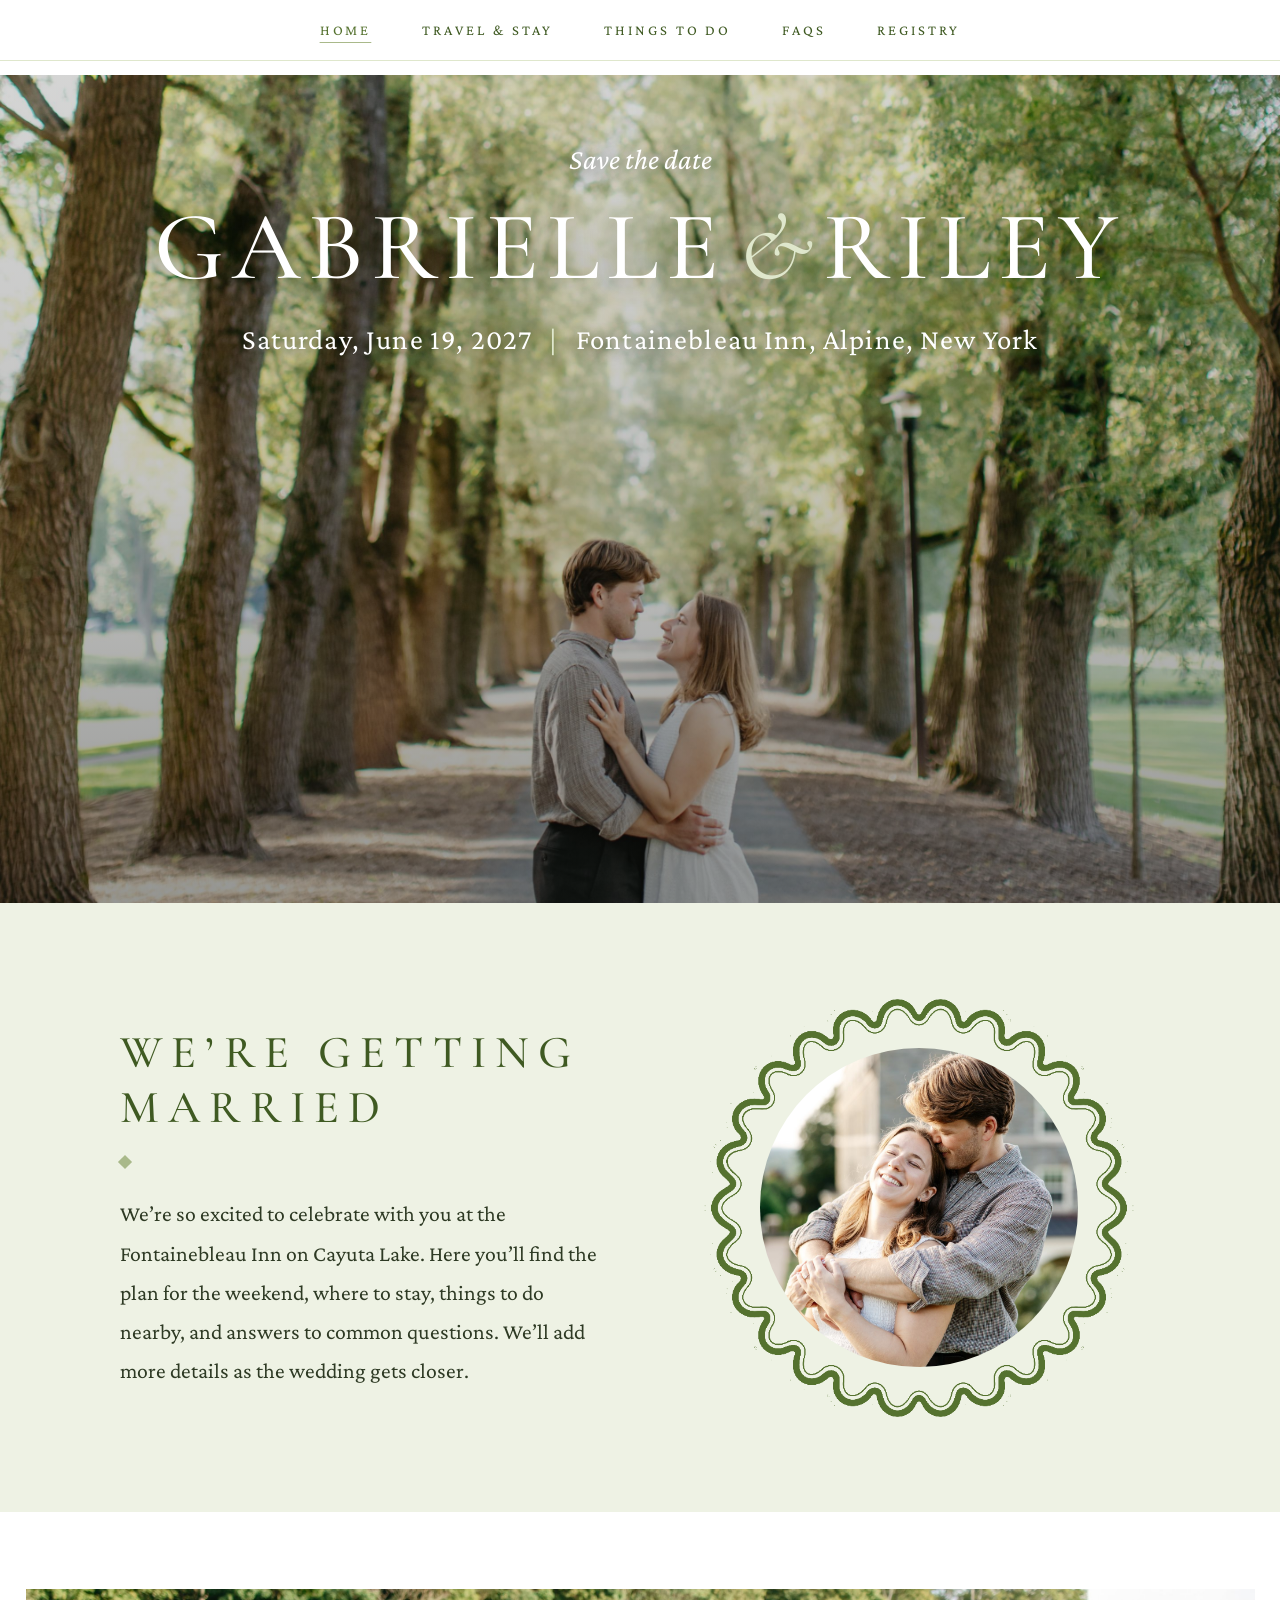
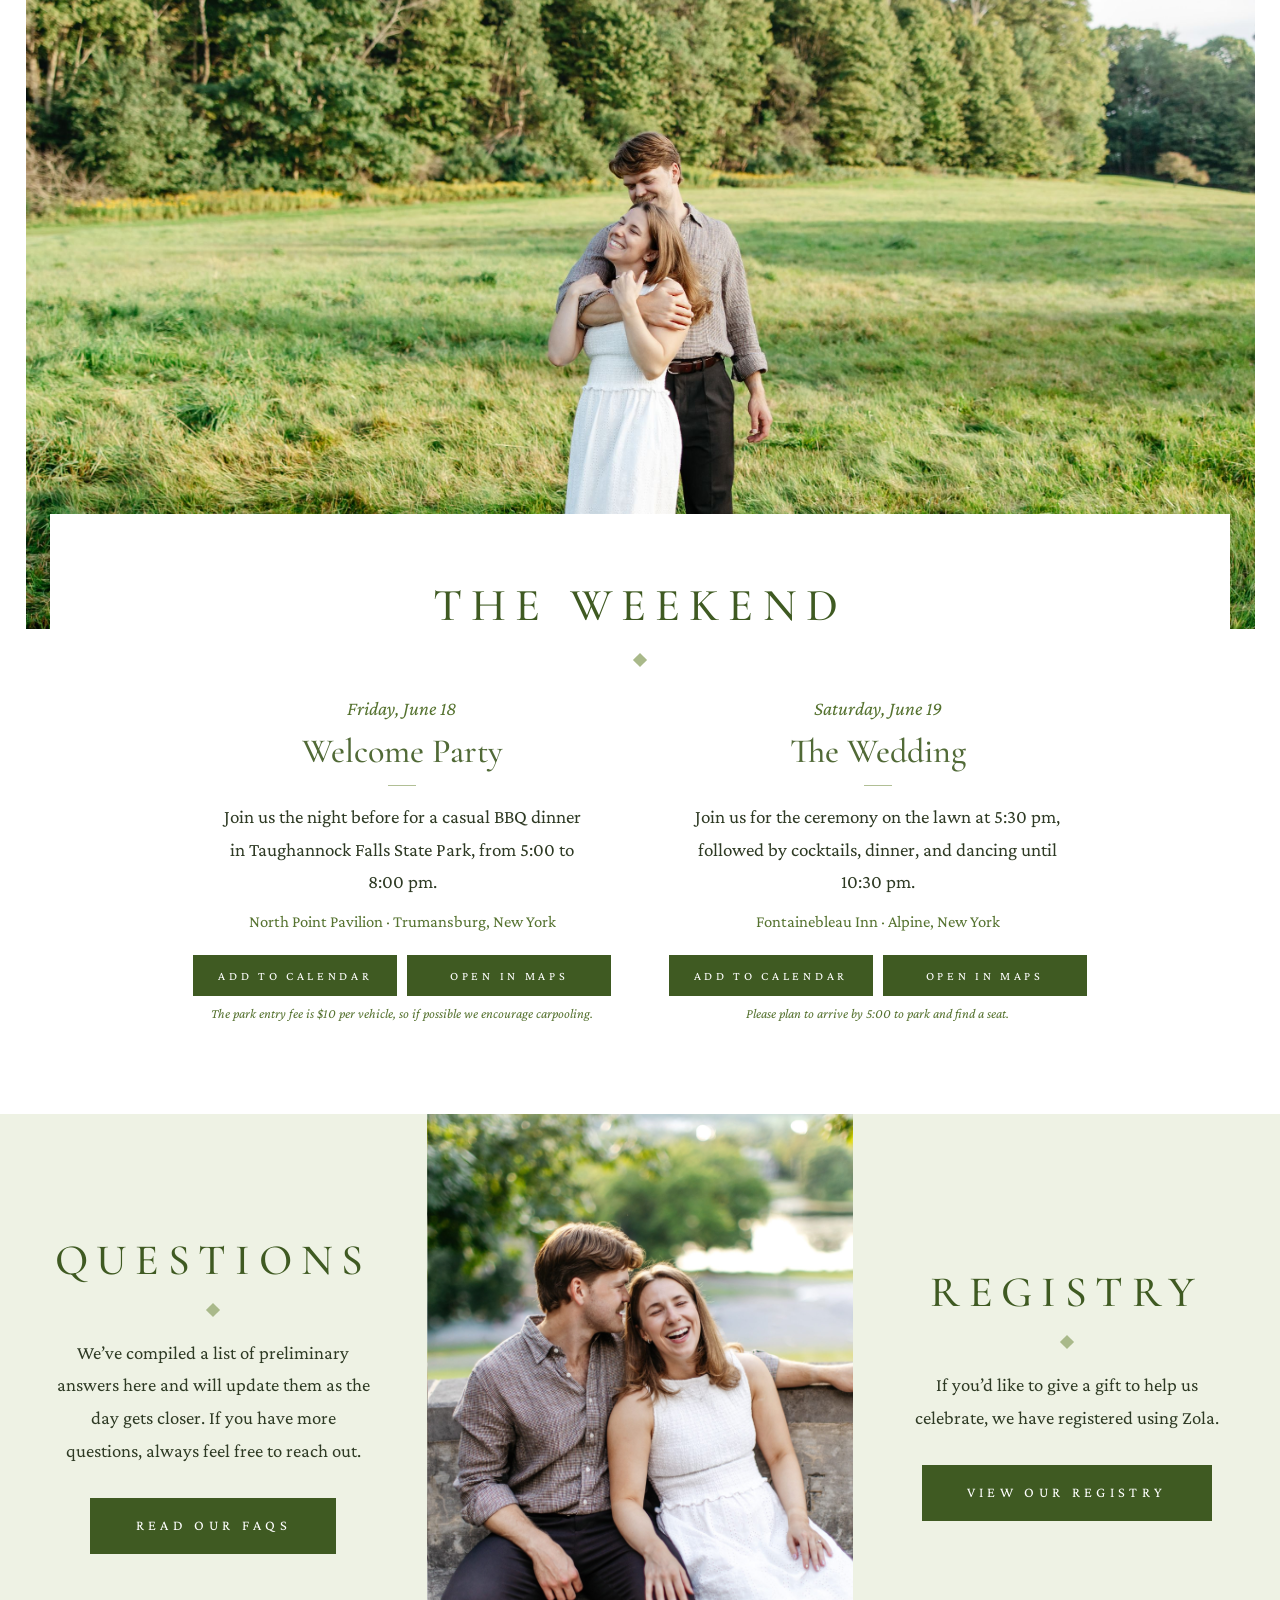
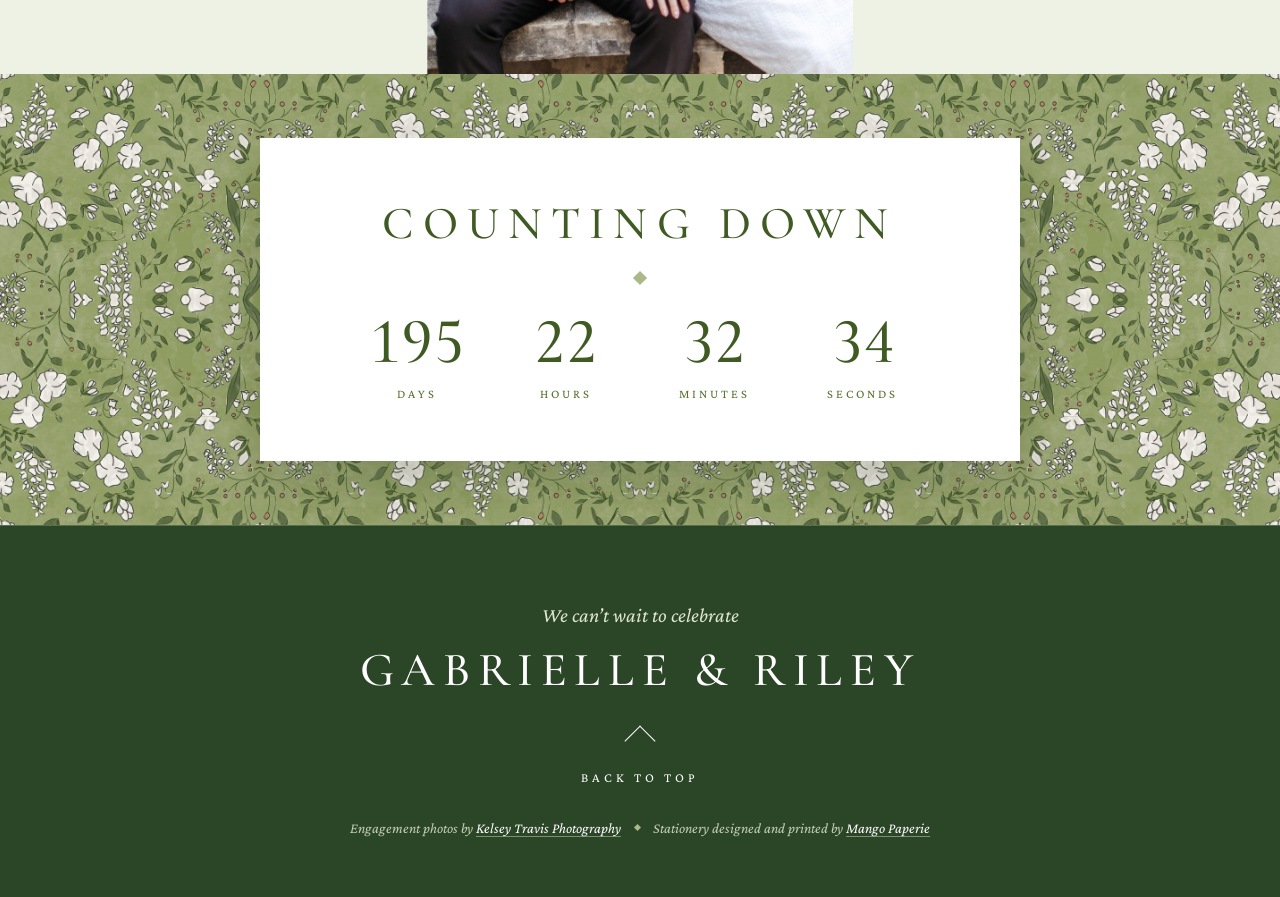
<file: index.html>
<!DOCTYPE html>
<html xmlns="http://www.w3.org/1999/xhtml" lang="en" xml:lang="en"><head>

<meta charset="utf-8">
<meta name="generator" content="quarto-1.10.18">

<meta name="viewport" content="width=device-width, initial-scale=1.0, user-scalable=yes">


<title>June 19, 2027 – Gabrielle &amp; Riley</title>
<style>
/* Default styles provided by pandoc.
** See https://pandoc.org/MANUAL.html#variables-for-html for config info.
*/
span.smallcaps{font-variant: small-caps;}
div.columns{display: flex; gap: 1.5em;}
div.column{flex: auto;}
@media screen {
div.columns{gap: min(4vw, 1.5em);}
div.column{overflow-x: auto;}
}
div.hanging-indent{margin-left: 1.5em; text-indent: -1.5em;}
ul.task-list{list-style: none;}
ul.task-list li input[type="checkbox"] {
  width: 0.8em;
  margin: 0 0.8em 0.2em -1em; /* quarto-specific, see https://github.com/quarto-dev/quarto-cli/issues/4556 */ 
  vertical-align: middle;
}
</style>


<script src="site_libs/quarto-nav/quarto-nav.js"></script>
<link href="./images/favicon.svg" rel="icon" type="image/svg+xml">
<script src="site_libs/clipboard/clipboard.min.js"></script>
<script src="site_libs/quarto-html/quarto.js" type="module"></script>
<script src="site_libs/quarto-html/tabsets/tabsets.js" type="module"></script>
<script src="site_libs/quarto-html/popper.min.js"></script>
<script src="site_libs/quarto-html/tippy.umd.min.js"></script>
<link href="site_libs/quarto-html/tippy.css" rel="stylesheet">
<link href="site_libs/quarto-html/quarto-syntax-highlighting-64a204ab8560d761af7679ceaba22944.css" rel="stylesheet" id="quarto-text-highlighting-styles">
<script src="site_libs/bootstrap/bootstrap.min.js"></script>
<link href="site_libs/bootstrap/bootstrap-icons.css" rel="stylesheet">
<link href="site_libs/bootstrap/bootstrap-2dcfa27163645649bb7f1e72c393aa5d.min.css" rel="stylesheet" append-hash="true" id="quarto-bootstrap" data-mode="light">
<script id="quarto-search-options" type="application/json">{
  "language": {
    "search-no-results-text": "No results",
    "search-matching-documents-text": "matching documents",
    "search-copy-link-title": "Copy link to search",
    "search-hide-matches-text": "Hide additional matches",
    "search-more-match-text": "more match in this document",
    "search-more-matches-text": "more matches in this document",
    "search-clear-button-title": "Clear",
    "search-text-placeholder": "",
    "search-detached-cancel-button-title": "Cancel",
    "search-submit-button-title": "Submit",
    "search-label": "Search"
  }
}</script>
<style>html{ scroll-behavior: smooth; }</style>
<link rel="icon" type="image/png" sizes="32x32" href="images/favicon-32.png">
<link rel="apple-touch-icon" href="images/apple-touch-icon.png">


<meta property="og:title" content="Gabrielle &amp; Riley">
<meta property="og:description" content="We’re getting married! Saturday, June 19, 2027 at the Fontainebleau Inn in Alpine, New York.">
<meta property="og:image" content="https://gabrielleandriley.com/images/share.jpg">
<meta property="og:site_name" content="Gabrielle &amp; Riley">
<meta name="twitter:title" content="Gabrielle &amp; Riley">
<meta name="twitter:image" content="https://gabrielleandriley.com/images/share.jpg">
<meta name="twitter:card" content="summary_large_image">
</head>

<body class="nav-fixed quarto-light">

<div id="quarto-search-results"></div>
  <header id="quarto-header" class="headroom fixed-top">
    <nav class="navbar navbar-expand-lg " data-bs-theme="dark">
      <div class="navbar-container container-fluid">
      <div class="navbar-brand-container mx-auto">
    <a class="navbar-brand" href="./index.html">
    <span class="navbar-title">Gabrielle &amp; Riley</span>
    </a>
  </div>
          <button class="navbar-toggler" type="button" data-bs-toggle="collapse" data-bs-target="#navbarCollapse" aria-controls="navbarCollapse" role="menu" aria-expanded="false" aria-label="Toggle navigation" onclick="if (window.quartoToggleHeadroom) { window.quartoToggleHeadroom(); }">
  <span class="navbar-toggler-icon"></span>
</button>
          <div class="collapse navbar-collapse" id="navbarCollapse">
            <ul class="navbar-nav navbar-nav-scroll me-auto">
  <li class="nav-item">
    <a class="nav-link active" href="./index.html" aria-current="page"> 
<span class="menu-text">Home</span></a>
  </li>  
  <li class="nav-item">
    <a class="nav-link" href="./travel.html"> 
<span class="menu-text">Travel &amp; Stay</span></a>
  </li>  
  <li class="nav-item">
    <a class="nav-link" href="./things-to-do.html"> 
<span class="menu-text">Things to Do</span></a>
  </li>  
  <li class="nav-item">
    <a class="nav-link" href="./faq.html"> 
<span class="menu-text">FAQs</span></a>
  </li>  
  <li class="nav-item">
    <a class="nav-link" href="./registry.html"> 
<span class="menu-text">Registry</span></a>
  </li>  
</ul>
          </div> <!-- /navcollapse -->
            <div class="quarto-navbar-tools">
</div>
      </div> <!-- /container-fluid -->
    </nav>
</header>
<!-- content -->
<div id="quarto-content" class="quarto-container page-columns page-rows-contents page-layout-full page-navbar">
<!-- sidebar -->
<!-- margin-sidebar -->
    
<!-- main -->
<main class="content column-page" id="quarto-document-content"><header id="title-block-header" class="quarto-title-block"></header>




<section class="hero">
  <div class="hero-inner">
    <p class="hero-kicker">Save the date</p>
    <h1 class="hero-names">Gabrielle<span class="hero-amp">&amp;</span>Riley</h1>
    <p class="hero-date">Saturday, June 19, 2027<span class="sep">|</span>Fontainebleau Inn, Alpine, New York</p>
  </div>
</section>

<section class="band band-soft">
  <div class="intro-grid">
    <div>
      <h2 class="tpl-title">We’re Getting Married</h2>
      <span class="diamond"></span>
      <p class="lede">We’re so excited to celebrate with you at the Fontainebleau Inn on Cayuta Lake. Here you’ll find the plan for the weekend, where to stay, things to do nearby, and answers to common questions. We’ll add more details as the wedding gets closer.</p>
    </div>
    <div>
      <div class="scallop-photo">
        <img class="photo" src="images/std-hug.jpg" alt="Gabrielle and Riley hugging and smiling.">
        <img class="ring" src="images/scallop-ring.png" alt="">
      </div>
    </div>
  </div>
</section>

<section class="inset">
  <div class="inset-photo" role="img" aria-label="Gabrielle and Riley standing together in a green field."></div>
  <div class="inset-card">
    <h2 class="tpl-title">The Weekend</h2>
    <span class="diamond"></span>
    <div class="ww">
      <div class="ww-item">
        <p class="when">Friday, June 18</p>
        <h3>Welcome Party</h3>
        <p>Join us the night before for a casual BBQ dinner in Taughannock Falls State Park, from 5:00 to 8:00 pm.</p>
        <p class="where"><span class="where-venue">North Point Pavilion</span><span class="where-sep"> · </span><span class="where-town">Trumansburg, New York</span></p>
        <div class="ww-actions">
          <details class="cal-add">
            <summary class="tpl-btn small">Add to calendar</summary>
            <div class="cal-menu">
              <a href="calendar/welcome-party.ics">Apple Calendar</a>
              <a href="https://calendar.google.com/calendar/render?action=TEMPLATE&amp;text=Gabrielle%20%26%20Riley%E2%80%99s%20Welcome%20Party&amp;dates=20270618T170000%2F20270618T200000&amp;ctz=America%2FNew_York&amp;location=North%20Point%20Pavilion%2C%20Taughannock%20Falls%20State%20Park%2C%201740%20Taughannock%20Blvd%2C%20Trumansburg%2C%20NY%2014886&amp;details=A%20casual%20BBQ%20dinner%20the%20night%20before%20the%20wedding%20at%20North%20Point%20Pavilion%20in%20Taughannock%20Falls%20State%20Park.%0A%0AThe%20park%20entry%20fee%20is%20%2410%20per%20vehicle%2C%20so%20if%20possible%20we%20encourage%20carpooling.%0A%0ADirections%20to%20North%20Point%20Pavilion%3A%20https%3A%2F%2Fwww.google.com%2Fmaps%2Fplace%2FNorth%2BPoint%2F%4042.5489277%2C-76.6015244%2C17.21z%2Fdata%3D%214m6%213m5%211s0x89d09ad6d145efb5%3A0x777400e9baaeb0fe%218m2%213d42.5477524%214d-76.6004081%2116s%252Fg%252F11d_9dnmfn%0A%0ADetails%3A%20https%3A%2F%2Fgabrielleandriley.com" target="_blank" rel="noopener">Google Calendar</a>
              <a href="https://outlook.live.com/calendar/0/action/compose?rru=addevent&amp;subject=Gabrielle%20%26%20Riley%E2%80%99s%20Welcome%20Party&amp;startdt=2027-06-18T17%3A00%3A00-04%3A00&amp;enddt=2027-06-18T20%3A00%3A00-04%3A00&amp;location=North%20Point%20Pavilion%2C%20Taughannock%20Falls%20State%20Park%2C%201740%20Taughannock%20Blvd%2C%20Trumansburg%2C%20NY%2014886&amp;body=A%20casual%20BBQ%20dinner%20the%20night%20before%20the%20wedding%20at%20North%20Point%20Pavilion%20in%20Taughannock%20Falls%20State%20Park.%0A%0AThe%20park%20entry%20fee%20is%20%2410%20per%20vehicle%2C%20so%20if%20possible%20we%20encourage%20carpooling.%0A%0ADirections%20to%20North%20Point%20Pavilion%3A%20https%3A%2F%2Fwww.google.com%2Fmaps%2Fplace%2FNorth%2BPoint%2F%4042.5489277%2C-76.6015244%2C17.21z%2Fdata%3D%214m6%213m5%211s0x89d09ad6d145efb5%3A0x777400e9baaeb0fe%218m2%213d42.5477524%214d-76.6004081%2116s%252Fg%252F11d_9dnmfn%0A%0ADetails%3A%20https%3A%2F%2Fgabrielleandriley.com" target="_blank" rel="noopener">Outlook.com</a>
              <a href="calendar/welcome-party.ics">Other (.ics file)</a>
            </div>
          </details>
          <details class="cal-add">
            <summary class="tpl-btn small">Open in maps</summary>
            <div class="cal-menu">
              <a href="https://www.google.com/maps/place/North+Point/@42.5489277,-76.6015244,17.21z/data=!4m6!3m5!1s0x89d09ad6d145efb5:0x777400e9baaeb0fe!8m2!3d42.5477524!4d-76.6004081!16s%2Fg%2F11d_9dnmfn?entry=ttu&amp;g_ep=EgoyMDI2MDkyMy4wIKXMDSoASAFQAw%3D%3D" target="_blank" rel="noopener">Google Maps</a>
              <a href="https://maps.apple.com/?ll=42.5481386,-76.5974597&amp;q=North%20Point%20Pavilion" target="_blank" rel="noopener">Apple Maps</a>
            </div>
          </details>
        </div>
        <p class="ww-note">The park entry fee is $10 per vehicle, so if possible we encourage carpooling.</p>
      </div>
      <div class="ww-item">
        <p class="when">Saturday, June 19</p>
        <h3>The Wedding</h3>
        <p>Join us for the ceremony on the lawn at 5:30 pm, followed by cocktails, dinner, and dancing until 10:30 pm.</p>
        <p class="where"><span class="where-venue">Fontainebleau Inn</span><span class="where-sep"> · </span><span class="where-town">Alpine, New York</span></p>
        <div class="ww-actions">
          <details class="cal-add">
            <summary class="tpl-btn small">Add to calendar</summary>
            <div class="cal-menu">
              <a href="calendar/wedding.ics">Apple Calendar</a>
              <a href="https://calendar.google.com/calendar/render?action=TEMPLATE&amp;text=Gabrielle%20%26%20Riley%E2%80%99s%20Wedding&amp;dates=20270619T170000%2F20270619T223000&amp;ctz=America%2FNew_York&amp;location=Fontainebleau%20Inn%2C%202800%20State%20Route%20228%2C%20Alpine%2C%20NY%2014805&amp;details=The%20ceremony%20begins%20at%205%3A30%20pm%20on%20the%20lawn%2C%20followed%20by%20cocktails%2C%20dinner%2C%20and%20dancing%20until%2010%3A30%20pm.%20Please%20plan%20to%20arrive%20by%205%3A00.%0A%0ADirections%3A%20https%3A%2F%2Fwww.google.com%2Fmaps%2Fsearch%2F%3Fapi%3D1%26query%3DFontainebleau%2520Inn%252C%25202800%2520State%2520Route%2520228%252C%2520Alpine%252C%2520NY%252014805%0A%0ADetails%3A%20https%3A%2F%2Fgabrielleandriley.com" target="_blank" rel="noopener">Google Calendar</a>
              <a href="https://outlook.live.com/calendar/0/action/compose?rru=addevent&amp;subject=Gabrielle%20%26%20Riley%E2%80%99s%20Wedding&amp;startdt=2027-06-19T17%3A00%3A00-04%3A00&amp;enddt=2027-06-19T22%3A30%3A00-04%3A00&amp;location=Fontainebleau%20Inn%2C%202800%20State%20Route%20228%2C%20Alpine%2C%20NY%2014805&amp;body=The%20ceremony%20begins%20at%205%3A30%20pm%20on%20the%20lawn%2C%20followed%20by%20cocktails%2C%20dinner%2C%20and%20dancing%20until%2010%3A30%20pm.%20Please%20plan%20to%20arrive%20by%205%3A00.%0A%0ADirections%3A%20https%3A%2F%2Fwww.google.com%2Fmaps%2Fsearch%2F%3Fapi%3D1%26query%3DFontainebleau%2520Inn%252C%25202800%2520State%2520Route%2520228%252C%2520Alpine%252C%2520NY%252014805%0A%0ADetails%3A%20https%3A%2F%2Fgabrielleandriley.com" target="_blank" rel="noopener">Outlook.com</a>
              <a href="calendar/wedding.ics">Other (.ics file)</a>
            </div>
          </details>
          <details class="cal-add">
            <summary class="tpl-btn small">Open in maps</summary>
            <div class="cal-menu">
              <a href="https://www.google.com/maps/search/?api=1&amp;query=Fontainebleau%20Inn%2C%202800%20State%20Route%20228%2C%20Alpine%2C%20NY%2014805" target="_blank" rel="noopener">Google Maps</a>
              <a href="https://maps.apple.com/place?place-id=I9CE4CF2DC1ABB2AE&amp;address=2800+State+Route+228%2C+Alpine%2C+NY+14805%2C+United+States&amp;coordinate=42.368426%2C-76.740411&amp;name=Fontainebleau+Inn&amp;_provider=9902" target="_blank" rel="noopener">Apple Maps</a>
            </div>
          </details>
        </div>
        <p class="ww-note">Please plan to arrive by 5:00 to park and find a seat.</p>
      </div>
    </div>
  </div>
</section>

<section class="trio">
  <div class="trio-cell trio-text trio-leaf">
    <h2 class="split-title">Questions</h2>
    <span class="diamond"></span>
    <p>We’ve compiled a list of preliminary answers here and will update them as the day gets closer. If you have more questions, always feel free to reach out.</p>
    <a class="tpl-btn" href="faq.html">Read our FAQs</a>
  </div>
  <div class="trio-cell trio-photo" role="img" aria-label="Gabrielle and Riley laughing on a stone bench." style="background-image:url('images/bench-laugh.jpg')"></div>
  <div class="trio-cell trio-text trio-leaf">
    <h2 class="split-title">Registry</h2>
    <span class="diamond"></span>
    <p>If you’d like to give a gift to help us celebrate, we have registered using Zola.</p>
    <a class="tpl-btn" href="registry.html">View our registry</a>
  </div>
</section>

<section class="band band-liner">
  <div class="liner-card">
    <h2 class="tpl-title">Counting Down</h2>
    <span class="diamond"></span>
    <div class="countdown" id="countdown">
      <div class="count-unit"><div class="count-num" id="cd-days">—</div><div class="count-label">Days</div></div>
      <div class="count-unit"><div class="count-num" id="cd-hours">—</div><div class="count-label">Hours</div></div>
      <div class="count-unit"><div class="count-num" id="cd-mins">—</div><div class="count-label">Minutes</div></div>
      <div class="count-unit"><div class="count-num" id="cd-secs">—</div><div class="count-label">Seconds</div></div>
    </div>
  </div>
</section>

<script>
(function () {
  // Add to calendar and maps menus: one open at a time; close on outside click or Escape.
  var menus = document.querySelectorAll("details.cal-add");
  menus.forEach(function (d) {
    d.addEventListener("toggle", function () {
      if (d.open) menus.forEach(function (o) { if (o !== d) o.open = false; });
    });
  });
  document.addEventListener("click", function (e) {
    menus.forEach(function (d) { if (d.open && !d.contains(e.target)) d.open = false; });
  });
  document.addEventListener("keydown", function (e) {
    if (e.key === "Escape") menus.forEach(function (d) { d.open = false; });
  });
})();
</script>

<script>
(function () {
  // Ceremony day. Counts down to the morning of the wedding.
  var target = new Date(2027, 5, 19, 0, 0, 0).getTime();

  function pad(n) { return n < 10 ? "0" + n : String(n); }

  function tick() {
    var diff = target - Date.now();

    if (diff <= 0) {
      var el = document.getElementById("countdown");
      if (el) {
        el.innerHTML =
          '<div class="count-unit" style="min-width:auto">' +
          '<div class="count-num">Today!</div></div>';
      }
      return;
    }

    var s = Math.floor(diff / 1000);
    document.getElementById("cd-days").textContent  = Math.floor(s / 86400);
    document.getElementById("cd-hours").textContent = pad(Math.floor(s / 3600) % 24);
    document.getElementById("cd-mins").textContent  = pad(Math.floor(s / 60) % 60);
    document.getElementById("cd-secs").textContent  = pad(s % 60);

    setTimeout(tick, 1000);
  }

  tick();
})();
</script>



</main> <!-- /main -->
<script id="quarto-html-after-body" type="application/javascript">
  window.document.addEventListener("DOMContentLoaded", function (event) {
    const isCodeAnnotation = (el) => {
      for (const clz of el.classList) {
        if (clz.startsWith('code-annotation-')) {                     
          return true;
        }
      }
      return false;
    }
    const onCopySuccess = function(e) {
      // button target
      const button = e.trigger;
      // don't keep focus
      button.blur();
      // flash "checked"
      button.classList.add('code-copy-button-checked');
      var currentTitle = button.getAttribute("title");
      button.setAttribute("title", "Copied!");
      let tooltip;
      if (window.bootstrap) {
        button.setAttribute("data-bs-toggle", "tooltip");
        button.setAttribute("data-bs-placement", "left");
        button.setAttribute("data-bs-title", "Copied!");
        tooltip = new bootstrap.Tooltip(button, 
          { trigger: "manual", 
            customClass: "code-copy-button-tooltip",
            offset: [0, -8]});
        tooltip.show();    
      }
      setTimeout(function() {
        if (tooltip) {
          tooltip.hide();
          button.removeAttribute("data-bs-title");
          button.removeAttribute("data-bs-toggle");
          button.removeAttribute("data-bs-placement");
        }
        button.setAttribute("title", currentTitle);
        button.classList.remove('code-copy-button-checked');
      }, 1000);
      // clear code selection
      e.clearSelection();
    }
    const getTextToCopy = function(trigger) {
      const outerScaffold = trigger.parentElement.cloneNode(true);
      const codeEl = outerScaffold.querySelector('code');
      for (const childEl of codeEl.children) {
        if (isCodeAnnotation(childEl)) {
          childEl.remove();
        }
      }
      return codeEl.innerText;
    }
    const clipboard = new window.ClipboardJS('.code-copy-button:not([data-in-quarto-modal])', {
      text: getTextToCopy
    });
    clipboard.on('success', onCopySuccess);
    if (window.document.getElementById('quarto-embedded-source-code-modal')) {
      const clipboardModal = new window.ClipboardJS('.code-copy-button[data-in-quarto-modal]', {
        text: getTextToCopy,
        container: window.document.getElementById('quarto-embedded-source-code-modal')
      });
      clipboardModal.on('success', onCopySuccess);
    }
      var localhostRegex = new RegExp(/^(?:http|https):\/\/localhost\:?[0-9]*\//);
      var mailtoRegex = new RegExp(/^mailto:/);
        var filterRegex = new RegExp("https:\/\/gabrielleandriley\.com");
      var isInternal = (href) => {
          return filterRegex.test(href) || localhostRegex.test(href) || mailtoRegex.test(href);
      }
      // Inspect non-navigation links and adorn them if external
     var links = window.document.querySelectorAll('a[href]:not(.nav-link):not(.navbar-brand):not(.toc-action):not(.sidebar-link):not(.sidebar-item-toggle):not(.pagination-link):not(.no-external):not([aria-hidden]):not(.dropdown-item):not(.quarto-navigation-tool):not(.about-link)');
      for (var i=0; i<links.length; i++) {
        const link = links[i];
        if (!isInternal(link.href)) {
          // undo the damage that might have been done by quarto-nav.js in the case of
          // links that we want to consider external
          if (link.dataset.originalHref !== undefined) {
            link.href = link.dataset.originalHref;
          }
        }
      }
    function tippyHover(el, contentFn, onTriggerFn, onUntriggerFn) {
      const config = {
        allowHTML: true,
        maxWidth: 500,
        delay: 100,
        arrow: false,
        appendTo: function(el) {
            return el.parentElement;
        },
        interactive: true,
        interactiveBorder: 10,
        theme: 'quarto',
        placement: 'bottom-start',
      };
      if (contentFn) {
        config.content = contentFn;
      }
      if (onTriggerFn) {
        config.onTrigger = onTriggerFn;
      }
      if (onUntriggerFn) {
        config.onUntrigger = onUntriggerFn;
      }
      window.tippy(el, config); 
    }
    const noterefs = window.document.querySelectorAll('a[role="doc-noteref"]');
    for (var i=0; i<noterefs.length; i++) {
      const ref = noterefs[i];
      tippyHover(ref, function() {
        // use id or data attribute instead here
        let href = ref.getAttribute('data-footnote-href') || ref.getAttribute('href');
        try { href = new URL(href).hash; } catch {}
        const id = href.replace(/^#\/?/, "");
        const note = window.document.getElementById(id);
        if (note) {
          return note.innerHTML;
        } else {
          return "";
        }
      });
    }
    const xrefs = window.document.querySelectorAll('a.quarto-xref');
    const processXRef = (id, note) => {
      // Strip column container classes
      const stripColumnClz = (el) => {
        el.classList.remove("page-full", "page-columns");
        if (el.children) {
          for (const child of el.children) {
            stripColumnClz(child);
          }
        }
      }
      stripColumnClz(note)
      if (id === null || id.startsWith('sec-')) {
        // Special case sections, only their first couple elements
        const container = document.createElement("div");
        if (note.children && note.children.length > 2) {
          container.appendChild(note.children[0].cloneNode(true));
          for (let i = 1; i < note.children.length; i++) {
            const child = note.children[i];
            if (child.tagName === "P" && child.innerText === "") {
              continue;
            } else {
              container.appendChild(child.cloneNode(true));
              break;
            }
          }
          if (window.Quarto?.typesetMath) {
            window.Quarto.typesetMath(container);
          }
          return container.innerHTML
        } else {
          if (window.Quarto?.typesetMath) {
            window.Quarto.typesetMath(note);
          }
          return note.innerHTML;
        }
      } else {
        // Remove any anchor links if they are present
        const anchorLink = note.querySelector('a.anchorjs-link');
        if (anchorLink) {
          anchorLink.remove();
        }
        if (window.Quarto?.typesetMath) {
          window.Quarto.typesetMath(note);
        }
        if (note.classList.contains("callout")) {
          return note.outerHTML;
        } else {
          return note.innerHTML;
        }
      }
    }
    for (var i=0; i<xrefs.length; i++) {
      const xref = xrefs[i];
      tippyHover(xref, undefined, function(instance) {
        instance.disable();
        let url = xref.getAttribute('href');
        let hash = undefined; 
        if (url.startsWith('#')) {
          hash = url;
        } else {
          try { hash = new URL(url).hash; } catch {}
        }
        if (hash) {
          const id = hash.replace(/^#\/?/, "");
          const note = window.document.getElementById(id);
          if (note !== null) {
            try {
              const html = processXRef(id, note.cloneNode(true));
              instance.setContent(html);
            } finally {
              instance.enable();
              instance.show();
            }
          } else {
            // See if we can fetch this
            fetch(url.split('#')[0])
            .then(res => res.text())
            .then(html => {
              const parser = new DOMParser();
              const htmlDoc = parser.parseFromString(html, "text/html");
              const note = htmlDoc.getElementById(id);
              if (note !== null) {
                const html = processXRef(id, note);
                instance.setContent(html);
              } 
            }).finally(() => {
              instance.enable();
              instance.show();
            });
          }
        } else {
          // See if we can fetch a full url (with no hash to target)
          // This is a special case and we should probably do some content thinning / targeting
          fetch(url)
          .then(res => res.text())
          .then(html => {
            const parser = new DOMParser();
            const htmlDoc = parser.parseFromString(html, "text/html");
            const note = htmlDoc.querySelector('main.content');
            if (note !== null) {
              // This should only happen for chapter cross references
              // (since there is no id in the URL)
              // remove the first header
              if (note.children.length > 0 && note.children[0].tagName === "HEADER") {
                note.children[0].remove();
              }
              const html = processXRef(null, note);
              instance.setContent(html);
            } 
          }).finally(() => {
            instance.enable();
            instance.show();
          });
        }
      }, function(instance) {
      });
    }
        let selectedAnnoteEl;
        const selectorForAnnotation = ( cell, annotation) => {
          let cellAttr = 'data-code-cell="' + cell + '"';
          let lineAttr = 'data-code-annotation="' +  annotation + '"';
          const selector = 'span[' + cellAttr + '][' + lineAttr + ']';
          return selector;
        }
        const selectCodeLines = (annoteEl) => {
          const doc = window.document;
          const targetCell = annoteEl.getAttribute("data-target-cell");
          const targetAnnotation = annoteEl.getAttribute("data-target-annotation");
          const annoteSpan = window.document.querySelector(selectorForAnnotation(targetCell, targetAnnotation));
          const lines = annoteSpan.getAttribute("data-code-lines").split(",");
          const lineIds = lines.map((line) => {
            return targetCell + "-" + line;
          })
          let top = null;
          let height = null;
          let parent = null;
          if (lineIds.length > 0) {
              //compute the position of the single el (top and bottom and make a div)
              const el = window.document.getElementById(lineIds[0]);
              top = el.offsetTop;
              height = el.offsetHeight;
              parent = el.parentElement.parentElement;
            if (lineIds.length > 1) {
              const lastEl = window.document.getElementById(lineIds[lineIds.length - 1]);
              const bottom = lastEl.offsetTop + lastEl.offsetHeight;
              height = bottom - top;
            }
            if (top !== null && height !== null && parent !== null) {
              // cook up a div (if necessary) and position it 
              let div = window.document.getElementById("code-annotation-line-highlight");
              if (div === null) {
                div = window.document.createElement("div");
                div.setAttribute("id", "code-annotation-line-highlight");
                div.style.position = 'absolute';
                parent.appendChild(div);
              }
              div.style.top = top - 2 + "px";
              div.style.height = height + 4 + "px";
              div.style.left = 0;
              let gutterDiv = window.document.getElementById("code-annotation-line-highlight-gutter");
              if (gutterDiv === null) {
                gutterDiv = window.document.createElement("div");
                gutterDiv.setAttribute("id", "code-annotation-line-highlight-gutter");
                gutterDiv.style.position = 'absolute';
                const codeCell = window.document.getElementById(targetCell);
                const gutter = codeCell.querySelector('.code-annotation-gutter');
                gutter.appendChild(gutterDiv);
              }
              gutterDiv.style.top = top - 2 + "px";
              gutterDiv.style.height = height + 4 + "px";
            }
            selectedAnnoteEl = annoteEl;
          }
        };
        const unselectCodeLines = () => {
          const elementsIds = ["code-annotation-line-highlight", "code-annotation-line-highlight-gutter"];
          elementsIds.forEach((elId) => {
            const div = window.document.getElementById(elId);
            if (div) {
              div.remove();
            }
          });
          selectedAnnoteEl = undefined;
        };
          // Handle positioning of the toggle
      window.addEventListener(
        "resize",
        throttle(() => {
          elRect = undefined;
          if (selectedAnnoteEl) {
            selectCodeLines(selectedAnnoteEl);
          }
        }, 10)
      );
      function throttle(fn, ms) {
      let throttle = false;
      let timer;
        return (...args) => {
          if(!throttle) { // first call gets through
              fn.apply(this, args);
              throttle = true;
          } else { // all the others get throttled
              if(timer) clearTimeout(timer); // cancel #2
              timer = setTimeout(() => {
                fn.apply(this, args);
                timer = throttle = false;
              }, ms);
          }
        };
      }
        // Attach click handler to the DT
        const annoteDls = window.document.querySelectorAll('dt[data-target-cell]');
        for (const annoteDlNode of annoteDls) {
          annoteDlNode.addEventListener('click', (event) => {
            const clickedEl = event.target;
            if (clickedEl !== selectedAnnoteEl) {
              unselectCodeLines();
              const activeEl = window.document.querySelector('dt[data-target-cell].code-annotation-active');
              if (activeEl) {
                activeEl.classList.remove('code-annotation-active');
              }
              selectCodeLines(clickedEl);
              clickedEl.classList.add('code-annotation-active');
            } else {
              // Unselect the line
              unselectCodeLines();
              clickedEl.classList.remove('code-annotation-active');
            }
          });
        }
    const findCites = (el) => {
      const parentEl = el.parentElement;
      if (parentEl) {
        const cites = parentEl.dataset.cites;
        if (cites) {
          return {
            el,
            cites: cites.split(' ')
          };
        } else {
          return findCites(el.parentElement)
        }
      } else {
        return undefined;
      }
    };
    var bibliorefs = window.document.querySelectorAll('a[role="doc-biblioref"]');
    for (var i=0; i<bibliorefs.length; i++) {
      const ref = bibliorefs[i];
      const citeInfo = findCites(ref);
      if (citeInfo) {
        tippyHover(citeInfo.el, function() {
          var popup = window.document.createElement('div');
          citeInfo.cites.forEach(function(cite) {
            var citeDiv = window.document.createElement('div');
            citeDiv.classList.add('hanging-indent');
            citeDiv.classList.add('csl-entry');
            var biblioDiv = window.document.getElementById('ref-' + cite);
            if (biblioDiv) {
              citeDiv.innerHTML = biblioDiv.innerHTML;
            }
            popup.appendChild(citeDiv);
          });
          return popup.innerHTML;
        });
      }
    }
  });
  </script>
</div> <!-- /content -->
<footer class="footer">
  <div class="nav-footer">
    <div class="nav-footer-left">
      &nbsp;
    </div>   
    <div class="nav-footer-center">
<div class="foot">
<p class="foot-kicker">
We can’t wait to celebrate
</p>
<p class="foot-names">
Gabrielle &amp; Riley
</p>
<a href="#" class="to-top">Back to top</a>
<p class="foot-credits">
Engagement photos by <a href="https://kelseytravisphotography.com/" target="_blank" rel="noopener">Kelsey Travis Photography</a><span class="foot-dot"></span>Stationery designed and printed by <a href="https://www.mangopaperie.com/" target="_blank" rel="noopener">Mango Paperie</a>
</p>
</div>
</div>
    <div class="nav-footer-right">
      &nbsp;
    </div>
  </div>
</footer>




<script src="site_libs/quarto-html/zenscroll-min.js"></script>
</body></html>
</file>
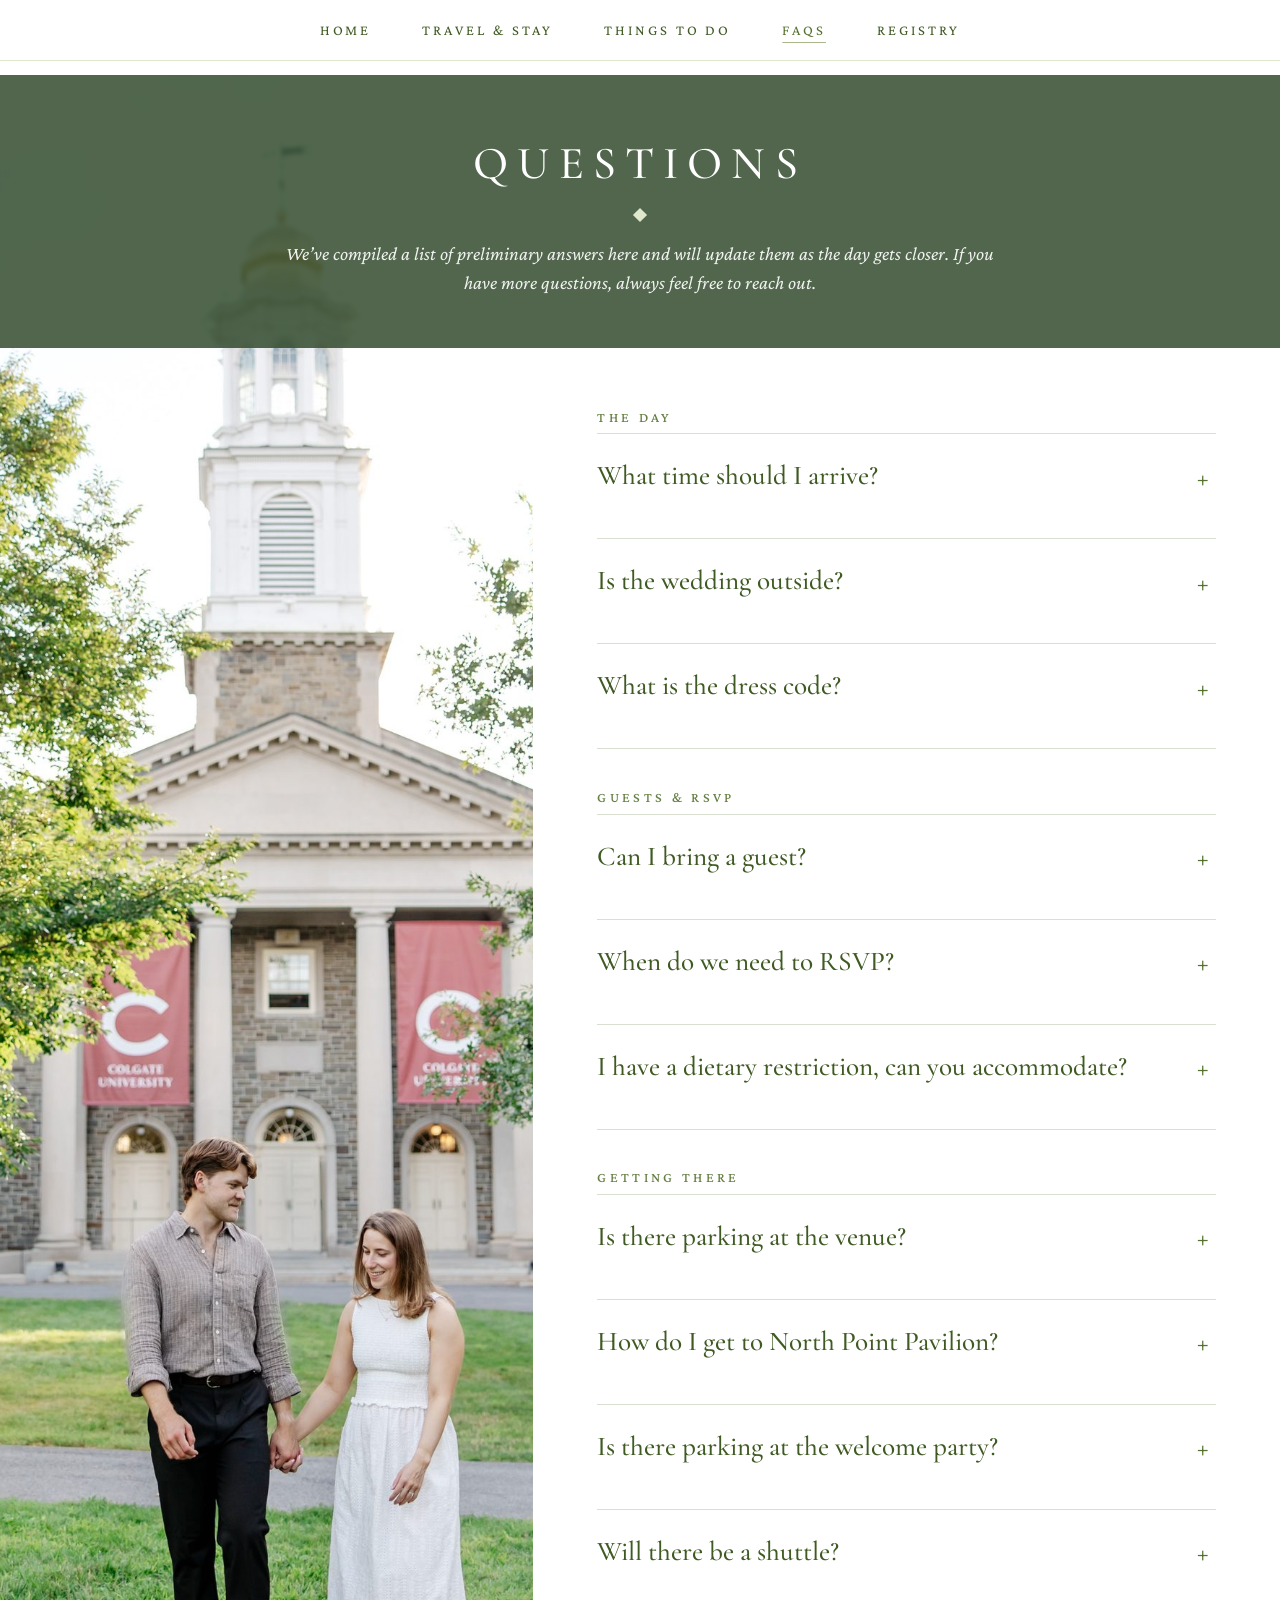
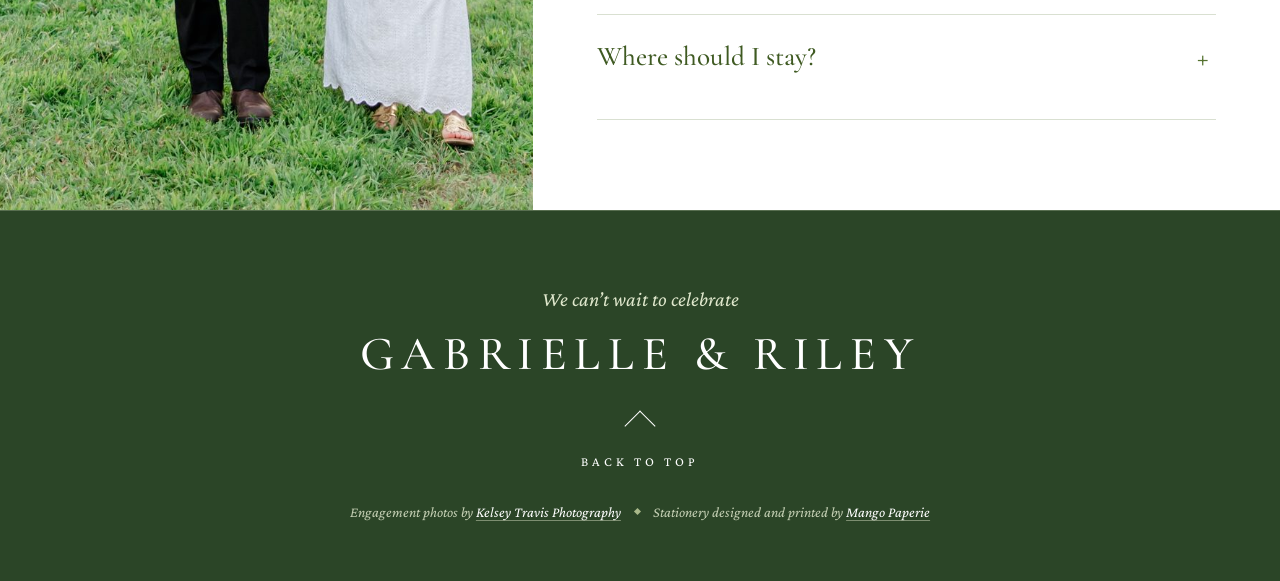
<file: faq.html>
<!DOCTYPE html>
<html xmlns="http://www.w3.org/1999/xhtml" lang="en" xml:lang="en"><head>

<meta charset="utf-8">
<meta name="generator" content="quarto-1.10.18">

<meta name="viewport" content="width=device-width, initial-scale=1.0, user-scalable=yes">


<title>FAQs – Gabrielle &amp; Riley</title>
<style>
/* Default styles provided by pandoc.
** See https://pandoc.org/MANUAL.html#variables-for-html for config info.
*/
span.smallcaps{font-variant: small-caps;}
div.columns{display: flex; gap: 1.5em;}
div.column{flex: auto;}
@media screen {
div.columns{gap: min(4vw, 1.5em);}
div.column{overflow-x: auto;}
}
div.hanging-indent{margin-left: 1.5em; text-indent: -1.5em;}
ul.task-list{list-style: none;}
ul.task-list li input[type="checkbox"] {
  width: 0.8em;
  margin: 0 0.8em 0.2em -1em; /* quarto-specific, see https://github.com/quarto-dev/quarto-cli/issues/4556 */ 
  vertical-align: middle;
}
</style>


<script src="site_libs/quarto-nav/quarto-nav.js"></script>
<link href="./images/favicon.svg" rel="icon" type="image/svg+xml">
<script src="site_libs/clipboard/clipboard.min.js"></script>
<script src="site_libs/quarto-html/quarto.js" type="module"></script>
<script src="site_libs/quarto-html/tabsets/tabsets.js" type="module"></script>
<script src="site_libs/quarto-html/popper.min.js"></script>
<script src="site_libs/quarto-html/tippy.umd.min.js"></script>
<link href="site_libs/quarto-html/tippy.css" rel="stylesheet">
<link href="site_libs/quarto-html/quarto-syntax-highlighting-64a204ab8560d761af7679ceaba22944.css" rel="stylesheet" id="quarto-text-highlighting-styles">
<script src="site_libs/bootstrap/bootstrap.min.js"></script>
<link href="site_libs/bootstrap/bootstrap-icons.css" rel="stylesheet">
<link href="site_libs/bootstrap/bootstrap-2dcfa27163645649bb7f1e72c393aa5d.min.css" rel="stylesheet" append-hash="true" id="quarto-bootstrap" data-mode="light">
<script id="quarto-search-options" type="application/json">{
  "language": {
    "search-no-results-text": "No results",
    "search-matching-documents-text": "matching documents",
    "search-copy-link-title": "Copy link to search",
    "search-hide-matches-text": "Hide additional matches",
    "search-more-match-text": "more match in this document",
    "search-more-matches-text": "more matches in this document",
    "search-clear-button-title": "Clear",
    "search-text-placeholder": "",
    "search-detached-cancel-button-title": "Cancel",
    "search-submit-button-title": "Submit",
    "search-label": "Search"
  }
}</script>
<style>html{ scroll-behavior: smooth; }</style>
<link rel="icon" type="image/png" sizes="32x32" href="images/favicon-32.png">
<link rel="apple-touch-icon" href="images/apple-touch-icon.png">


<meta property="og:title" content="FAQs">
<meta property="og:image" content="https://gabrielleandriley.com/images/share.jpg">
<meta property="og:site_name" content="Gabrielle &amp; Riley">
<meta name="twitter:title" content="FAQs">
<meta name="twitter:image" content="https://gabrielleandriley.com/images/share.jpg">
<meta name="twitter:card" content="summary_large_image">
</head>

<body class="nav-fixed quarto-light">

<div id="quarto-search-results"></div>
  <header id="quarto-header" class="headroom fixed-top">
    <nav class="navbar navbar-expand-lg " data-bs-theme="dark">
      <div class="navbar-container container-fluid">
      <div class="navbar-brand-container mx-auto">
    <a class="navbar-brand" href="./index.html">
    <span class="navbar-title">Gabrielle &amp; Riley</span>
    </a>
  </div>
          <button class="navbar-toggler" type="button" data-bs-toggle="collapse" data-bs-target="#navbarCollapse" aria-controls="navbarCollapse" role="menu" aria-expanded="false" aria-label="Toggle navigation" onclick="if (window.quartoToggleHeadroom) { window.quartoToggleHeadroom(); }">
  <span class="navbar-toggler-icon"></span>
</button>
          <div class="collapse navbar-collapse" id="navbarCollapse">
            <ul class="navbar-nav navbar-nav-scroll me-auto">
  <li class="nav-item">
    <a class="nav-link" href="./index.html"> 
<span class="menu-text">Home</span></a>
  </li>  
  <li class="nav-item">
    <a class="nav-link" href="./travel.html"> 
<span class="menu-text">Travel &amp; Stay</span></a>
  </li>  
  <li class="nav-item">
    <a class="nav-link" href="./things-to-do.html"> 
<span class="menu-text">Things to Do</span></a>
  </li>  
  <li class="nav-item">
    <a class="nav-link active" href="./faq.html" aria-current="page"> 
<span class="menu-text">FAQs</span></a>
  </li>  
  <li class="nav-item">
    <a class="nav-link" href="./registry.html"> 
<span class="menu-text">Registry</span></a>
  </li>  
</ul>
          </div> <!-- /navcollapse -->
            <div class="quarto-navbar-tools">
</div>
      </div> <!-- /container-fluid -->
    </nav>
</header>
<!-- content -->
<div id="quarto-content" class="quarto-container page-columns page-rows-contents page-layout-full page-navbar">
<!-- sidebar -->
<!-- margin-sidebar -->
    
<!-- main -->
<main class="content column-page" id="quarto-document-content"><header id="title-block-header" class="quarto-title-block"></header>




<section class="faq-split">
  <div class="faq-photo" role="img" aria-label="Gabrielle and Riley holding hands in front of the chapel at Colgate University." style="background-image:url('images/chapel.jpg')"></div>
  <div class="faq-banner">
    <h2 class="tpl-title faq-title">Questions</h2>
    <span class="diamond"></span>
    <p class="faq-lede">We’ve compiled a list of preliminary answers here and will update them as the day gets closer. If you have more questions, always feel free to reach out.</p>
  </div>
  <div class="faq-main">
    <div class="faq-inner">
      <h3 class="faq-group">The Day</h3>
      <div class="faq-list">
        <details class="faq-item">
        <summary>What time should I arrive?</summary>
        <p>The ceremony begins at 5:30 pm. Please plan to arrive by 5:00 so you have time to park
        and find a seat. The reception ends at 10:30 pm.</p>
      </details>
        <details class="faq-item">
        <summary>Is the wedding outside?</summary>
        <p>Partly. The ceremony is outside on the lawn overlooking Cayuta Lake. If it rains, we’ll
        move it under the clear-sided tent on the patio. Cocktail hour and dancing are on the
        covered patio, and dinner is inside the Inn’s banquet hall, which has air conditioning.
        You’re welcome to step inside at any point.</p>
      </details>
        <details class="faq-item">
        <summary>What is the dress code?</summary>
        <p>We ask that guests wear formal attire. We suggest suits for men, and floor-length or
        tea-length dresses for women. If you have any questions, feel free to ask us. One practical
        note: the ceremony is on the lawn, so you may be more comfortable in block heels or flats.</p>
      </details>
      </div>
      <h3 class="faq-group">Guests &amp; RSVP</h3>
      <div class="faq-list">
        <details class="faq-item">
        <summary>Can I bring a guest?</summary>
        <p>Unfortunately, due to capacity limits at our venue, your invitation will name everyone
        we have saved a seat for.</p>
      </details>
        <details class="faq-item">
        <summary>When do we need to RSVP?</summary>
        <p>Invitations will go out in March 2027, and the RSVP deadline will be on them. You don’t
        need to do anything before then.</p>
      </details>
        <details class="faq-item">
        <summary>I have a dietary restriction, can you accommodate?</summary>
        <p>Yes. Please let us know when you RSVP. Our caterer, Word of Mouth, regularly handles
        vegetarian, vegan, gluten-free, and allergy needs, and every dish at dinner will be
        labeled.</p>
      </details>
      </div>
      <h3 class="faq-group">Getting There</h3>
      <div class="faq-list">
        <details class="faq-item">
        <summary>Is there parking at the venue?</summary>
        <p>Yes, there is plenty of free parking at the Inn if you choose to drive.</p>
      </details>
        <details class="faq-item">
        <summary>How do I get to North Point Pavilion?</summary>
        <p>North Point Pavilion is inside Taughannock Falls State Park, on Cayuga Lake. The park’s
        address is 1740 Taughannock Blvd (Route 89), Trumansburg, NY 14886, about 10 minutes from
        Trumansburg and 20 minutes from downtown Ithaca. Heading north on Route 89, turn right into
        the first park entrance, where you can pay the $10 vehicle fee and park. Facing the lake from
        the parking lot, the pavilion is the large structure on the shore to your left. For directions
        straight to the pavilion: <a href="https://www.google.com/maps/place/North+Point/@42.5489277,-76.6015244,17.21z/data=!4m6!3m5!1s0x89d09ad6d145efb5:0x777400e9baaeb0fe!8m2!3d42.5477524!4d-76.6004081!16s%2Fg%2F11d_9dnmfn" target="_blank" rel="noopener">Google Maps</a> or <a href="https://maps.apple.com/?ll=42.5481386,-76.5974597&amp;q=North%20Point%20Pavilion" target="_blank" rel="noopener">Apple Maps</a>.</p>
      </details>
        <details class="faq-item">
        <summary>Is there parking at the welcome party?</summary>
        <p>Yes. North Point Pavilion is inside Taughannock Falls State Park. The park entry fee is
        $10 per vehicle, so if possible we encourage carpooling.</p>
      </details>
        <details class="faq-item">
        <summary>Will there be a shuttle?</summary>
        <p>Yes. We’re planning a shuttle from downtown Ithaca to the Inn before the ceremony and
        two trips back at the end of the night. See <a href="travel.html">Travel &amp; Stay</a>
        for details; we’ll post pickup times closer to the wedding.</p>
      </details>
        <details class="faq-item">
        <summary>Where should I stay?</summary>
        <p>We aren’t holding a room block, so book whatever suits you. Our favorite hotels and
        inns are on the <a href="travel.html">Travel &amp; Stay</a> page. If you want to use the
        shuttle, stay in downtown Ithaca.</p>
      </details>
      </div>
    </div>
  </div>
</section>



</main> <!-- /main -->
<script id="quarto-html-after-body" type="application/javascript">
  window.document.addEventListener("DOMContentLoaded", function (event) {
    const isCodeAnnotation = (el) => {
      for (const clz of el.classList) {
        if (clz.startsWith('code-annotation-')) {                     
          return true;
        }
      }
      return false;
    }
    const onCopySuccess = function(e) {
      // button target
      const button = e.trigger;
      // don't keep focus
      button.blur();
      // flash "checked"
      button.classList.add('code-copy-button-checked');
      var currentTitle = button.getAttribute("title");
      button.setAttribute("title", "Copied!");
      let tooltip;
      if (window.bootstrap) {
        button.setAttribute("data-bs-toggle", "tooltip");
        button.setAttribute("data-bs-placement", "left");
        button.setAttribute("data-bs-title", "Copied!");
        tooltip = new bootstrap.Tooltip(button, 
          { trigger: "manual", 
            customClass: "code-copy-button-tooltip",
            offset: [0, -8]});
        tooltip.show();    
      }
      setTimeout(function() {
        if (tooltip) {
          tooltip.hide();
          button.removeAttribute("data-bs-title");
          button.removeAttribute("data-bs-toggle");
          button.removeAttribute("data-bs-placement");
        }
        button.setAttribute("title", currentTitle);
        button.classList.remove('code-copy-button-checked');
      }, 1000);
      // clear code selection
      e.clearSelection();
    }
    const getTextToCopy = function(trigger) {
      const outerScaffold = trigger.parentElement.cloneNode(true);
      const codeEl = outerScaffold.querySelector('code');
      for (const childEl of codeEl.children) {
        if (isCodeAnnotation(childEl)) {
          childEl.remove();
        }
      }
      return codeEl.innerText;
    }
    const clipboard = new window.ClipboardJS('.code-copy-button:not([data-in-quarto-modal])', {
      text: getTextToCopy
    });
    clipboard.on('success', onCopySuccess);
    if (window.document.getElementById('quarto-embedded-source-code-modal')) {
      const clipboardModal = new window.ClipboardJS('.code-copy-button[data-in-quarto-modal]', {
        text: getTextToCopy,
        container: window.document.getElementById('quarto-embedded-source-code-modal')
      });
      clipboardModal.on('success', onCopySuccess);
    }
      var localhostRegex = new RegExp(/^(?:http|https):\/\/localhost\:?[0-9]*\//);
      var mailtoRegex = new RegExp(/^mailto:/);
        var filterRegex = new RegExp("https:\/\/gabrielleandriley\.com");
      var isInternal = (href) => {
          return filterRegex.test(href) || localhostRegex.test(href) || mailtoRegex.test(href);
      }
      // Inspect non-navigation links and adorn them if external
     var links = window.document.querySelectorAll('a[href]:not(.nav-link):not(.navbar-brand):not(.toc-action):not(.sidebar-link):not(.sidebar-item-toggle):not(.pagination-link):not(.no-external):not([aria-hidden]):not(.dropdown-item):not(.quarto-navigation-tool):not(.about-link)');
      for (var i=0; i<links.length; i++) {
        const link = links[i];
        if (!isInternal(link.href)) {
          // undo the damage that might have been done by quarto-nav.js in the case of
          // links that we want to consider external
          if (link.dataset.originalHref !== undefined) {
            link.href = link.dataset.originalHref;
          }
        }
      }
    function tippyHover(el, contentFn, onTriggerFn, onUntriggerFn) {
      const config = {
        allowHTML: true,
        maxWidth: 500,
        delay: 100,
        arrow: false,
        appendTo: function(el) {
            return el.parentElement;
        },
        interactive: true,
        interactiveBorder: 10,
        theme: 'quarto',
        placement: 'bottom-start',
      };
      if (contentFn) {
        config.content = contentFn;
      }
      if (onTriggerFn) {
        config.onTrigger = onTriggerFn;
      }
      if (onUntriggerFn) {
        config.onUntrigger = onUntriggerFn;
      }
      window.tippy(el, config); 
    }
    const noterefs = window.document.querySelectorAll('a[role="doc-noteref"]');
    for (var i=0; i<noterefs.length; i++) {
      const ref = noterefs[i];
      tippyHover(ref, function() {
        // use id or data attribute instead here
        let href = ref.getAttribute('data-footnote-href') || ref.getAttribute('href');
        try { href = new URL(href).hash; } catch {}
        const id = href.replace(/^#\/?/, "");
        const note = window.document.getElementById(id);
        if (note) {
          return note.innerHTML;
        } else {
          return "";
        }
      });
    }
    const xrefs = window.document.querySelectorAll('a.quarto-xref');
    const processXRef = (id, note) => {
      // Strip column container classes
      const stripColumnClz = (el) => {
        el.classList.remove("page-full", "page-columns");
        if (el.children) {
          for (const child of el.children) {
            stripColumnClz(child);
          }
        }
      }
      stripColumnClz(note)
      if (id === null || id.startsWith('sec-')) {
        // Special case sections, only their first couple elements
        const container = document.createElement("div");
        if (note.children && note.children.length > 2) {
          container.appendChild(note.children[0].cloneNode(true));
          for (let i = 1; i < note.children.length; i++) {
            const child = note.children[i];
            if (child.tagName === "P" && child.innerText === "") {
              continue;
            } else {
              container.appendChild(child.cloneNode(true));
              break;
            }
          }
          if (window.Quarto?.typesetMath) {
            window.Quarto.typesetMath(container);
          }
          return container.innerHTML
        } else {
          if (window.Quarto?.typesetMath) {
            window.Quarto.typesetMath(note);
          }
          return note.innerHTML;
        }
      } else {
        // Remove any anchor links if they are present
        const anchorLink = note.querySelector('a.anchorjs-link');
        if (anchorLink) {
          anchorLink.remove();
        }
        if (window.Quarto?.typesetMath) {
          window.Quarto.typesetMath(note);
        }
        if (note.classList.contains("callout")) {
          return note.outerHTML;
        } else {
          return note.innerHTML;
        }
      }
    }
    for (var i=0; i<xrefs.length; i++) {
      const xref = xrefs[i];
      tippyHover(xref, undefined, function(instance) {
        instance.disable();
        let url = xref.getAttribute('href');
        let hash = undefined; 
        if (url.startsWith('#')) {
          hash = url;
        } else {
          try { hash = new URL(url).hash; } catch {}
        }
        if (hash) {
          const id = hash.replace(/^#\/?/, "");
          const note = window.document.getElementById(id);
          if (note !== null) {
            try {
              const html = processXRef(id, note.cloneNode(true));
              instance.setContent(html);
            } finally {
              instance.enable();
              instance.show();
            }
          } else {
            // See if we can fetch this
            fetch(url.split('#')[0])
            .then(res => res.text())
            .then(html => {
              const parser = new DOMParser();
              const htmlDoc = parser.parseFromString(html, "text/html");
              const note = htmlDoc.getElementById(id);
              if (note !== null) {
                const html = processXRef(id, note);
                instance.setContent(html);
              } 
            }).finally(() => {
              instance.enable();
              instance.show();
            });
          }
        } else {
          // See if we can fetch a full url (with no hash to target)
          // This is a special case and we should probably do some content thinning / targeting
          fetch(url)
          .then(res => res.text())
          .then(html => {
            const parser = new DOMParser();
            const htmlDoc = parser.parseFromString(html, "text/html");
            const note = htmlDoc.querySelector('main.content');
            if (note !== null) {
              // This should only happen for chapter cross references
              // (since there is no id in the URL)
              // remove the first header
              if (note.children.length > 0 && note.children[0].tagName === "HEADER") {
                note.children[0].remove();
              }
              const html = processXRef(null, note);
              instance.setContent(html);
            } 
          }).finally(() => {
            instance.enable();
            instance.show();
          });
        }
      }, function(instance) {
      });
    }
        let selectedAnnoteEl;
        const selectorForAnnotation = ( cell, annotation) => {
          let cellAttr = 'data-code-cell="' + cell + '"';
          let lineAttr = 'data-code-annotation="' +  annotation + '"';
          const selector = 'span[' + cellAttr + '][' + lineAttr + ']';
          return selector;
        }
        const selectCodeLines = (annoteEl) => {
          const doc = window.document;
          const targetCell = annoteEl.getAttribute("data-target-cell");
          const targetAnnotation = annoteEl.getAttribute("data-target-annotation");
          const annoteSpan = window.document.querySelector(selectorForAnnotation(targetCell, targetAnnotation));
          const lines = annoteSpan.getAttribute("data-code-lines").split(",");
          const lineIds = lines.map((line) => {
            return targetCell + "-" + line;
          })
          let top = null;
          let height = null;
          let parent = null;
          if (lineIds.length > 0) {
              //compute the position of the single el (top and bottom and make a div)
              const el = window.document.getElementById(lineIds[0]);
              top = el.offsetTop;
              height = el.offsetHeight;
              parent = el.parentElement.parentElement;
            if (lineIds.length > 1) {
              const lastEl = window.document.getElementById(lineIds[lineIds.length - 1]);
              const bottom = lastEl.offsetTop + lastEl.offsetHeight;
              height = bottom - top;
            }
            if (top !== null && height !== null && parent !== null) {
              // cook up a div (if necessary) and position it 
              let div = window.document.getElementById("code-annotation-line-highlight");
              if (div === null) {
                div = window.document.createElement("div");
                div.setAttribute("id", "code-annotation-line-highlight");
                div.style.position = 'absolute';
                parent.appendChild(div);
              }
              div.style.top = top - 2 + "px";
              div.style.height = height + 4 + "px";
              div.style.left = 0;
              let gutterDiv = window.document.getElementById("code-annotation-line-highlight-gutter");
              if (gutterDiv === null) {
                gutterDiv = window.document.createElement("div");
                gutterDiv.setAttribute("id", "code-annotation-line-highlight-gutter");
                gutterDiv.style.position = 'absolute';
                const codeCell = window.document.getElementById(targetCell);
                const gutter = codeCell.querySelector('.code-annotation-gutter');
                gutter.appendChild(gutterDiv);
              }
              gutterDiv.style.top = top - 2 + "px";
              gutterDiv.style.height = height + 4 + "px";
            }
            selectedAnnoteEl = annoteEl;
          }
        };
        const unselectCodeLines = () => {
          const elementsIds = ["code-annotation-line-highlight", "code-annotation-line-highlight-gutter"];
          elementsIds.forEach((elId) => {
            const div = window.document.getElementById(elId);
            if (div) {
              div.remove();
            }
          });
          selectedAnnoteEl = undefined;
        };
          // Handle positioning of the toggle
      window.addEventListener(
        "resize",
        throttle(() => {
          elRect = undefined;
          if (selectedAnnoteEl) {
            selectCodeLines(selectedAnnoteEl);
          }
        }, 10)
      );
      function throttle(fn, ms) {
      let throttle = false;
      let timer;
        return (...args) => {
          if(!throttle) { // first call gets through
              fn.apply(this, args);
              throttle = true;
          } else { // all the others get throttled
              if(timer) clearTimeout(timer); // cancel #2
              timer = setTimeout(() => {
                fn.apply(this, args);
                timer = throttle = false;
              }, ms);
          }
        };
      }
        // Attach click handler to the DT
        const annoteDls = window.document.querySelectorAll('dt[data-target-cell]');
        for (const annoteDlNode of annoteDls) {
          annoteDlNode.addEventListener('click', (event) => {
            const clickedEl = event.target;
            if (clickedEl !== selectedAnnoteEl) {
              unselectCodeLines();
              const activeEl = window.document.querySelector('dt[data-target-cell].code-annotation-active');
              if (activeEl) {
                activeEl.classList.remove('code-annotation-active');
              }
              selectCodeLines(clickedEl);
              clickedEl.classList.add('code-annotation-active');
            } else {
              // Unselect the line
              unselectCodeLines();
              clickedEl.classList.remove('code-annotation-active');
            }
          });
        }
    const findCites = (el) => {
      const parentEl = el.parentElement;
      if (parentEl) {
        const cites = parentEl.dataset.cites;
        if (cites) {
          return {
            el,
            cites: cites.split(' ')
          };
        } else {
          return findCites(el.parentElement)
        }
      } else {
        return undefined;
      }
    };
    var bibliorefs = window.document.querySelectorAll('a[role="doc-biblioref"]');
    for (var i=0; i<bibliorefs.length; i++) {
      const ref = bibliorefs[i];
      const citeInfo = findCites(ref);
      if (citeInfo) {
        tippyHover(citeInfo.el, function() {
          var popup = window.document.createElement('div');
          citeInfo.cites.forEach(function(cite) {
            var citeDiv = window.document.createElement('div');
            citeDiv.classList.add('hanging-indent');
            citeDiv.classList.add('csl-entry');
            var biblioDiv = window.document.getElementById('ref-' + cite);
            if (biblioDiv) {
              citeDiv.innerHTML = biblioDiv.innerHTML;
            }
            popup.appendChild(citeDiv);
          });
          return popup.innerHTML;
        });
      }
    }
  });
  </script>
</div> <!-- /content -->
<footer class="footer">
  <div class="nav-footer">
    <div class="nav-footer-left">
      &nbsp;
    </div>   
    <div class="nav-footer-center">
<div class="foot">
<p class="foot-kicker">
We can’t wait to celebrate
</p>
<p class="foot-names">
Gabrielle &amp; Riley
</p>
<a href="#" class="to-top">Back to top</a>
<p class="foot-credits">
Engagement photos by <a href="https://kelseytravisphotography.com/" target="_blank" rel="noopener">Kelsey Travis Photography</a><span class="foot-dot"></span>Stationery designed and printed by <a href="https://www.mangopaperie.com/" target="_blank" rel="noopener">Mango Paperie</a>
</p>
</div>
</div>
    <div class="nav-footer-right">
      &nbsp;
    </div>
  </div>
</footer>




<script src="site_libs/quarto-html/zenscroll-min.js"></script>
</body></html>
</file>
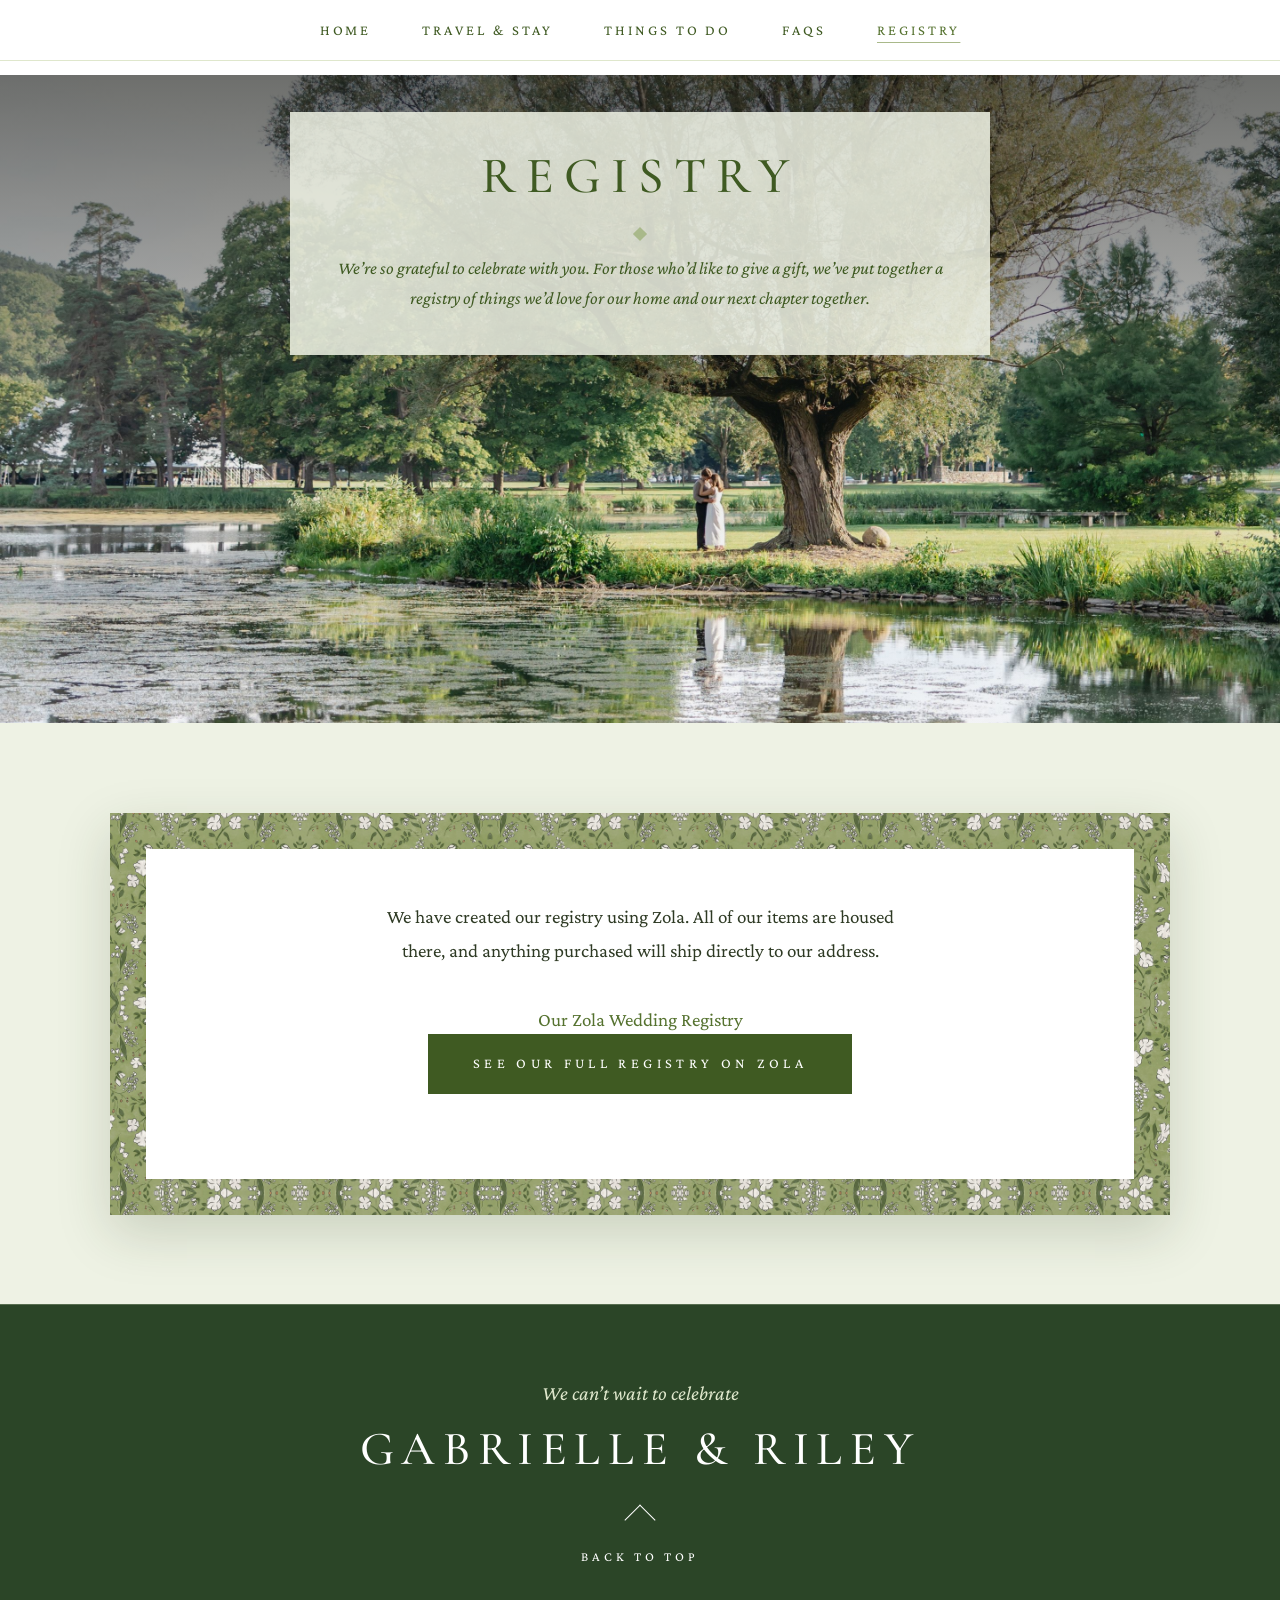
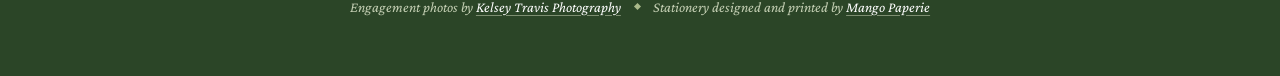
<file: registry.html>
<!DOCTYPE html>
<html xmlns="http://www.w3.org/1999/xhtml" lang="en" xml:lang="en"><head>

<meta charset="utf-8">
<meta name="generator" content="quarto-1.10.18">

<meta name="viewport" content="width=device-width, initial-scale=1.0, user-scalable=yes">


<title>Registry – Gabrielle &amp; Riley</title>
<style>
/* Default styles provided by pandoc.
** See https://pandoc.org/MANUAL.html#variables-for-html for config info.
*/
span.smallcaps{font-variant: small-caps;}
div.columns{display: flex; gap: 1.5em;}
div.column{flex: auto;}
@media screen {
div.columns{gap: min(4vw, 1.5em);}
div.column{overflow-x: auto;}
}
div.hanging-indent{margin-left: 1.5em; text-indent: -1.5em;}
ul.task-list{list-style: none;}
ul.task-list li input[type="checkbox"] {
  width: 0.8em;
  margin: 0 0.8em 0.2em -1em; /* quarto-specific, see https://github.com/quarto-dev/quarto-cli/issues/4556 */ 
  vertical-align: middle;
}
</style>


<script src="site_libs/quarto-nav/quarto-nav.js"></script>
<link href="./images/favicon.svg" rel="icon" type="image/svg+xml">
<script src="site_libs/clipboard/clipboard.min.js"></script>
<script src="site_libs/quarto-html/quarto.js" type="module"></script>
<script src="site_libs/quarto-html/tabsets/tabsets.js" type="module"></script>
<script src="site_libs/quarto-html/popper.min.js"></script>
<script src="site_libs/quarto-html/tippy.umd.min.js"></script>
<link href="site_libs/quarto-html/tippy.css" rel="stylesheet">
<link href="site_libs/quarto-html/quarto-syntax-highlighting-64a204ab8560d761af7679ceaba22944.css" rel="stylesheet" id="quarto-text-highlighting-styles">
<script src="site_libs/bootstrap/bootstrap.min.js"></script>
<link href="site_libs/bootstrap/bootstrap-icons.css" rel="stylesheet">
<link href="site_libs/bootstrap/bootstrap-2dcfa27163645649bb7f1e72c393aa5d.min.css" rel="stylesheet" append-hash="true" id="quarto-bootstrap" data-mode="light">
<script id="quarto-search-options" type="application/json">{
  "language": {
    "search-no-results-text": "No results",
    "search-matching-documents-text": "matching documents",
    "search-copy-link-title": "Copy link to search",
    "search-hide-matches-text": "Hide additional matches",
    "search-more-match-text": "more match in this document",
    "search-more-matches-text": "more matches in this document",
    "search-clear-button-title": "Clear",
    "search-text-placeholder": "",
    "search-detached-cancel-button-title": "Cancel",
    "search-submit-button-title": "Submit",
    "search-label": "Search"
  }
}</script>
<style>html{ scroll-behavior: smooth; }</style>
<link rel="icon" type="image/png" sizes="32x32" href="images/favicon-32.png">
<link rel="apple-touch-icon" href="images/apple-touch-icon.png">


<meta property="og:title" content="Registry">
<meta property="og:image" content="https://gabrielleandriley.com/images/share.jpg">
<meta property="og:site_name" content="Gabrielle &amp; Riley">
<meta name="twitter:title" content="Registry">
<meta name="twitter:image" content="https://gabrielleandriley.com/images/share.jpg">
<meta name="twitter:card" content="summary_large_image">
</head>

<body class="nav-fixed quarto-light">

<div id="quarto-search-results"></div>
  <header id="quarto-header" class="headroom fixed-top">
    <nav class="navbar navbar-expand-lg " data-bs-theme="dark">
      <div class="navbar-container container-fluid">
      <div class="navbar-brand-container mx-auto">
    <a class="navbar-brand" href="./index.html">
    <span class="navbar-title">Gabrielle &amp; Riley</span>
    </a>
  </div>
          <button class="navbar-toggler" type="button" data-bs-toggle="collapse" data-bs-target="#navbarCollapse" aria-controls="navbarCollapse" role="menu" aria-expanded="false" aria-label="Toggle navigation" onclick="if (window.quartoToggleHeadroom) { window.quartoToggleHeadroom(); }">
  <span class="navbar-toggler-icon"></span>
</button>
          <div class="collapse navbar-collapse" id="navbarCollapse">
            <ul class="navbar-nav navbar-nav-scroll me-auto">
  <li class="nav-item">
    <a class="nav-link" href="./index.html"> 
<span class="menu-text">Home</span></a>
  </li>  
  <li class="nav-item">
    <a class="nav-link" href="./travel.html"> 
<span class="menu-text">Travel &amp; Stay</span></a>
  </li>  
  <li class="nav-item">
    <a class="nav-link" href="./things-to-do.html"> 
<span class="menu-text">Things to Do</span></a>
  </li>  
  <li class="nav-item">
    <a class="nav-link" href="./faq.html"> 
<span class="menu-text">FAQs</span></a>
  </li>  
  <li class="nav-item">
    <a class="nav-link active" href="./registry.html" aria-current="page"> 
<span class="menu-text">Registry</span></a>
  </li>  
</ul>
          </div> <!-- /navcollapse -->
            <div class="quarto-navbar-tools">
</div>
      </div> <!-- /container-fluid -->
    </nav>
</header>
<!-- content -->
<div id="quarto-content" class="quarto-container page-columns page-rows-contents page-layout-full page-navbar">
<!-- sidebar -->
<!-- margin-sidebar -->
    
<!-- main -->
<main class="content column-page" id="quarto-document-content"><header id="title-block-header" class="quarto-title-block"></header>




<section class="page-hero page-hero-tall hero-trim trim-registry" style="background-image:url('images/tree.jpg'); background-position:center 72%">
  <div class="band-narrow hero-box">

    <p class="eyebrow-lg">Registry</p>

    <p class="subtitle">
      We’re so grateful to celebrate with you. For those who’d like to give a gift, we’ve put together a registry of things we’d love for our home and our next chapter together.
    </p>

  </div>
</section>

<section class="band band-leaf">
  <div class="band-inner">

    <div class="registry-frame"><div class="registry-card">

      <p style="line-height:1.8; max-width:520px; margin:0 auto 2.2rem">
        We have created our registry using Zola. All of our items are housed there, and anything
        purchased will ship directly to our address.
      </p>

      <!-- Zola's own widget, per their custom-website instructions. This is
           the most of the registry that can live on our page: Zola sends
           X-Frame-Options SAMEORIGIN, so the full registry cannot be framed. -->
      <div class="zola-embed-frame">
        <a class="zola-registry-embed" href="https://www.zola.com/registry/gabrielleandrileyjune19/" data-registry-key="gabrielleandrileyjune19">Our Zola Wedding Registry</a>
      </div>

      <p class="registry-link"><a class="tpl-btn" href="https://www.zola.com/registry/gabrielleandrileyjune19" target="_blank" rel="noopener">See our full registry on Zola</a></p>

    </div></div>

  </div>
</section>

<!-- Zola's official registry widget. It enhances the link above; if the script
     fails to load, the link still works on its own. -->
<script>
!function (e, t, n) {
  var s, a = e.getElementsByTagName(t)[0];
  e.getElementById(n) || (
    s = e.createElement(t),
    s.id = n,
    s.async = !0,
    s.src = "https://widget.zola.com/js/widget.js",
    a.parentNode.insertBefore(s, a)
  )
}(document, "script", "zola-wjs");
</script>



</main> <!-- /main -->
<script id="quarto-html-after-body" type="application/javascript">
  window.document.addEventListener("DOMContentLoaded", function (event) {
    const isCodeAnnotation = (el) => {
      for (const clz of el.classList) {
        if (clz.startsWith('code-annotation-')) {                     
          return true;
        }
      }
      return false;
    }
    const onCopySuccess = function(e) {
      // button target
      const button = e.trigger;
      // don't keep focus
      button.blur();
      // flash "checked"
      button.classList.add('code-copy-button-checked');
      var currentTitle = button.getAttribute("title");
      button.setAttribute("title", "Copied!");
      let tooltip;
      if (window.bootstrap) {
        button.setAttribute("data-bs-toggle", "tooltip");
        button.setAttribute("data-bs-placement", "left");
        button.setAttribute("data-bs-title", "Copied!");
        tooltip = new bootstrap.Tooltip(button, 
          { trigger: "manual", 
            customClass: "code-copy-button-tooltip",
            offset: [0, -8]});
        tooltip.show();    
      }
      setTimeout(function() {
        if (tooltip) {
          tooltip.hide();
          button.removeAttribute("data-bs-title");
          button.removeAttribute("data-bs-toggle");
          button.removeAttribute("data-bs-placement");
        }
        button.setAttribute("title", currentTitle);
        button.classList.remove('code-copy-button-checked');
      }, 1000);
      // clear code selection
      e.clearSelection();
    }
    const getTextToCopy = function(trigger) {
      const outerScaffold = trigger.parentElement.cloneNode(true);
      const codeEl = outerScaffold.querySelector('code');
      for (const childEl of codeEl.children) {
        if (isCodeAnnotation(childEl)) {
          childEl.remove();
        }
      }
      return codeEl.innerText;
    }
    const clipboard = new window.ClipboardJS('.code-copy-button:not([data-in-quarto-modal])', {
      text: getTextToCopy
    });
    clipboard.on('success', onCopySuccess);
    if (window.document.getElementById('quarto-embedded-source-code-modal')) {
      const clipboardModal = new window.ClipboardJS('.code-copy-button[data-in-quarto-modal]', {
        text: getTextToCopy,
        container: window.document.getElementById('quarto-embedded-source-code-modal')
      });
      clipboardModal.on('success', onCopySuccess);
    }
      var localhostRegex = new RegExp(/^(?:http|https):\/\/localhost\:?[0-9]*\//);
      var mailtoRegex = new RegExp(/^mailto:/);
        var filterRegex = new RegExp("https:\/\/gabrielleandriley\.com");
      var isInternal = (href) => {
          return filterRegex.test(href) || localhostRegex.test(href) || mailtoRegex.test(href);
      }
      // Inspect non-navigation links and adorn them if external
     var links = window.document.querySelectorAll('a[href]:not(.nav-link):not(.navbar-brand):not(.toc-action):not(.sidebar-link):not(.sidebar-item-toggle):not(.pagination-link):not(.no-external):not([aria-hidden]):not(.dropdown-item):not(.quarto-navigation-tool):not(.about-link)');
      for (var i=0; i<links.length; i++) {
        const link = links[i];
        if (!isInternal(link.href)) {
          // undo the damage that might have been done by quarto-nav.js in the case of
          // links that we want to consider external
          if (link.dataset.originalHref !== undefined) {
            link.href = link.dataset.originalHref;
          }
        }
      }
    function tippyHover(el, contentFn, onTriggerFn, onUntriggerFn) {
      const config = {
        allowHTML: true,
        maxWidth: 500,
        delay: 100,
        arrow: false,
        appendTo: function(el) {
            return el.parentElement;
        },
        interactive: true,
        interactiveBorder: 10,
        theme: 'quarto',
        placement: 'bottom-start',
      };
      if (contentFn) {
        config.content = contentFn;
      }
      if (onTriggerFn) {
        config.onTrigger = onTriggerFn;
      }
      if (onUntriggerFn) {
        config.onUntrigger = onUntriggerFn;
      }
      window.tippy(el, config); 
    }
    const noterefs = window.document.querySelectorAll('a[role="doc-noteref"]');
    for (var i=0; i<noterefs.length; i++) {
      const ref = noterefs[i];
      tippyHover(ref, function() {
        // use id or data attribute instead here
        let href = ref.getAttribute('data-footnote-href') || ref.getAttribute('href');
        try { href = new URL(href).hash; } catch {}
        const id = href.replace(/^#\/?/, "");
        const note = window.document.getElementById(id);
        if (note) {
          return note.innerHTML;
        } else {
          return "";
        }
      });
    }
    const xrefs = window.document.querySelectorAll('a.quarto-xref');
    const processXRef = (id, note) => {
      // Strip column container classes
      const stripColumnClz = (el) => {
        el.classList.remove("page-full", "page-columns");
        if (el.children) {
          for (const child of el.children) {
            stripColumnClz(child);
          }
        }
      }
      stripColumnClz(note)
      if (id === null || id.startsWith('sec-')) {
        // Special case sections, only their first couple elements
        const container = document.createElement("div");
        if (note.children && note.children.length > 2) {
          container.appendChild(note.children[0].cloneNode(true));
          for (let i = 1; i < note.children.length; i++) {
            const child = note.children[i];
            if (child.tagName === "P" && child.innerText === "") {
              continue;
            } else {
              container.appendChild(child.cloneNode(true));
              break;
            }
          }
          if (window.Quarto?.typesetMath) {
            window.Quarto.typesetMath(container);
          }
          return container.innerHTML
        } else {
          if (window.Quarto?.typesetMath) {
            window.Quarto.typesetMath(note);
          }
          return note.innerHTML;
        }
      } else {
        // Remove any anchor links if they are present
        const anchorLink = note.querySelector('a.anchorjs-link');
        if (anchorLink) {
          anchorLink.remove();
        }
        if (window.Quarto?.typesetMath) {
          window.Quarto.typesetMath(note);
        }
        if (note.classList.contains("callout")) {
          return note.outerHTML;
        } else {
          return note.innerHTML;
        }
      }
    }
    for (var i=0; i<xrefs.length; i++) {
      const xref = xrefs[i];
      tippyHover(xref, undefined, function(instance) {
        instance.disable();
        let url = xref.getAttribute('href');
        let hash = undefined; 
        if (url.startsWith('#')) {
          hash = url;
        } else {
          try { hash = new URL(url).hash; } catch {}
        }
        if (hash) {
          const id = hash.replace(/^#\/?/, "");
          const note = window.document.getElementById(id);
          if (note !== null) {
            try {
              const html = processXRef(id, note.cloneNode(true));
              instance.setContent(html);
            } finally {
              instance.enable();
              instance.show();
            }
          } else {
            // See if we can fetch this
            fetch(url.split('#')[0])
            .then(res => res.text())
            .then(html => {
              const parser = new DOMParser();
              const htmlDoc = parser.parseFromString(html, "text/html");
              const note = htmlDoc.getElementById(id);
              if (note !== null) {
                const html = processXRef(id, note);
                instance.setContent(html);
              } 
            }).finally(() => {
              instance.enable();
              instance.show();
            });
          }
        } else {
          // See if we can fetch a full url (with no hash to target)
          // This is a special case and we should probably do some content thinning / targeting
          fetch(url)
          .then(res => res.text())
          .then(html => {
            const parser = new DOMParser();
            const htmlDoc = parser.parseFromString(html, "text/html");
            const note = htmlDoc.querySelector('main.content');
            if (note !== null) {
              // This should only happen for chapter cross references
              // (since there is no id in the URL)
              // remove the first header
              if (note.children.length > 0 && note.children[0].tagName === "HEADER") {
                note.children[0].remove();
              }
              const html = processXRef(null, note);
              instance.setContent(html);
            } 
          }).finally(() => {
            instance.enable();
            instance.show();
          });
        }
      }, function(instance) {
      });
    }
        let selectedAnnoteEl;
        const selectorForAnnotation = ( cell, annotation) => {
          let cellAttr = 'data-code-cell="' + cell + '"';
          let lineAttr = 'data-code-annotation="' +  annotation + '"';
          const selector = 'span[' + cellAttr + '][' + lineAttr + ']';
          return selector;
        }
        const selectCodeLines = (annoteEl) => {
          const doc = window.document;
          const targetCell = annoteEl.getAttribute("data-target-cell");
          const targetAnnotation = annoteEl.getAttribute("data-target-annotation");
          const annoteSpan = window.document.querySelector(selectorForAnnotation(targetCell, targetAnnotation));
          const lines = annoteSpan.getAttribute("data-code-lines").split(",");
          const lineIds = lines.map((line) => {
            return targetCell + "-" + line;
          })
          let top = null;
          let height = null;
          let parent = null;
          if (lineIds.length > 0) {
              //compute the position of the single el (top and bottom and make a div)
              const el = window.document.getElementById(lineIds[0]);
              top = el.offsetTop;
              height = el.offsetHeight;
              parent = el.parentElement.parentElement;
            if (lineIds.length > 1) {
              const lastEl = window.document.getElementById(lineIds[lineIds.length - 1]);
              const bottom = lastEl.offsetTop + lastEl.offsetHeight;
              height = bottom - top;
            }
            if (top !== null && height !== null && parent !== null) {
              // cook up a div (if necessary) and position it 
              let div = window.document.getElementById("code-annotation-line-highlight");
              if (div === null) {
                div = window.document.createElement("div");
                div.setAttribute("id", "code-annotation-line-highlight");
                div.style.position = 'absolute';
                parent.appendChild(div);
              }
              div.style.top = top - 2 + "px";
              div.style.height = height + 4 + "px";
              div.style.left = 0;
              let gutterDiv = window.document.getElementById("code-annotation-line-highlight-gutter");
              if (gutterDiv === null) {
                gutterDiv = window.document.createElement("div");
                gutterDiv.setAttribute("id", "code-annotation-line-highlight-gutter");
                gutterDiv.style.position = 'absolute';
                const codeCell = window.document.getElementById(targetCell);
                const gutter = codeCell.querySelector('.code-annotation-gutter');
                gutter.appendChild(gutterDiv);
              }
              gutterDiv.style.top = top - 2 + "px";
              gutterDiv.style.height = height + 4 + "px";
            }
            selectedAnnoteEl = annoteEl;
          }
        };
        const unselectCodeLines = () => {
          const elementsIds = ["code-annotation-line-highlight", "code-annotation-line-highlight-gutter"];
          elementsIds.forEach((elId) => {
            const div = window.document.getElementById(elId);
            if (div) {
              div.remove();
            }
          });
          selectedAnnoteEl = undefined;
        };
          // Handle positioning of the toggle
      window.addEventListener(
        "resize",
        throttle(() => {
          elRect = undefined;
          if (selectedAnnoteEl) {
            selectCodeLines(selectedAnnoteEl);
          }
        }, 10)
      );
      function throttle(fn, ms) {
      let throttle = false;
      let timer;
        return (...args) => {
          if(!throttle) { // first call gets through
              fn.apply(this, args);
              throttle = true;
          } else { // all the others get throttled
              if(timer) clearTimeout(timer); // cancel #2
              timer = setTimeout(() => {
                fn.apply(this, args);
                timer = throttle = false;
              }, ms);
          }
        };
      }
        // Attach click handler to the DT
        const annoteDls = window.document.querySelectorAll('dt[data-target-cell]');
        for (const annoteDlNode of annoteDls) {
          annoteDlNode.addEventListener('click', (event) => {
            const clickedEl = event.target;
            if (clickedEl !== selectedAnnoteEl) {
              unselectCodeLines();
              const activeEl = window.document.querySelector('dt[data-target-cell].code-annotation-active');
              if (activeEl) {
                activeEl.classList.remove('code-annotation-active');
              }
              selectCodeLines(clickedEl);
              clickedEl.classList.add('code-annotation-active');
            } else {
              // Unselect the line
              unselectCodeLines();
              clickedEl.classList.remove('code-annotation-active');
            }
          });
        }
    const findCites = (el) => {
      const parentEl = el.parentElement;
      if (parentEl) {
        const cites = parentEl.dataset.cites;
        if (cites) {
          return {
            el,
            cites: cites.split(' ')
          };
        } else {
          return findCites(el.parentElement)
        }
      } else {
        return undefined;
      }
    };
    var bibliorefs = window.document.querySelectorAll('a[role="doc-biblioref"]');
    for (var i=0; i<bibliorefs.length; i++) {
      const ref = bibliorefs[i];
      const citeInfo = findCites(ref);
      if (citeInfo) {
        tippyHover(citeInfo.el, function() {
          var popup = window.document.createElement('div');
          citeInfo.cites.forEach(function(cite) {
            var citeDiv = window.document.createElement('div');
            citeDiv.classList.add('hanging-indent');
            citeDiv.classList.add('csl-entry');
            var biblioDiv = window.document.getElementById('ref-' + cite);
            if (biblioDiv) {
              citeDiv.innerHTML = biblioDiv.innerHTML;
            }
            popup.appendChild(citeDiv);
          });
          return popup.innerHTML;
        });
      }
    }
  });
  </script>
</div> <!-- /content -->
<footer class="footer">
  <div class="nav-footer">
    <div class="nav-footer-left">
      &nbsp;
    </div>   
    <div class="nav-footer-center">
<div class="foot">
<p class="foot-kicker">
We can’t wait to celebrate
</p>
<p class="foot-names">
Gabrielle &amp; Riley
</p>
<a href="#" class="to-top">Back to top</a>
<p class="foot-credits">
Engagement photos by <a href="https://kelseytravisphotography.com/" target="_blank" rel="noopener">Kelsey Travis Photography</a><span class="foot-dot"></span>Stationery designed and printed by <a href="https://www.mangopaperie.com/" target="_blank" rel="noopener">Mango Paperie</a>
</p>
</div>
</div>
    <div class="nav-footer-right">
      &nbsp;
    </div>
  </div>
</footer>




<script src="site_libs/quarto-html/zenscroll-min.js"></script>
</body></html>
</file>
<file: site_libs/quarto-html/tippy.css>
.tippy-box[data-animation=fade][data-state=hidden]{opacity:0}[data-tippy-root]{max-width:calc(100vw - 10px)}.tippy-box{position:relative;background-color:#333;color:#fff;border-radius:4px;font-size:14px;line-height:1.4;white-space:normal;outline:0;transition-property:transform,visibility,opacity}.tippy-box[data-placement^=top]>.tippy-arrow{bottom:0}.tippy-box[data-placement^=top]>.tippy-arrow:before{bottom:-7px;left:0;border-width:8px 8px 0;border-top-color:initial;transform-origin:center top}.tippy-box[data-placement^=bottom]>.tippy-arrow{top:0}.tippy-box[data-placement^=bottom]>.tippy-arrow:before{top:-7px;left:0;border-width:0 8px 8px;border-bottom-color:initial;transform-origin:center bottom}.tippy-box[data-placement^=left]>.tippy-arrow{right:0}.tippy-box[data-placement^=left]>.tippy-arrow:before{border-width:8px 0 8px 8px;border-left-color:initial;right:-7px;transform-origin:center left}.tippy-box[data-placement^=right]>.tippy-arrow{left:0}.tippy-box[data-placement^=right]>.tippy-arrow:before{left:-7px;border-width:8px 8px 8px 0;border-right-color:initial;transform-origin:center right}.tippy-box[data-inertia][data-state=visible]{transition-timing-function:cubic-bezier(.54,1.5,.38,1.11)}.tippy-arrow{width:16px;height:16px;color:#333}.tippy-arrow:before{content:"";position:absolute;border-color:transparent;border-style:solid}.tippy-content{position:relative;padding:5px 9px;z-index:1}
</file>
<file: site_libs/quarto-html/quarto-syntax-highlighting-64a204ab8560d761af7679ceaba22944.css>
/* quarto syntax highlight colors */
:root {
  --quarto-hl-ot-color: #003B4F;
  --quarto-hl-at-color: #657422;
  --quarto-hl-ss-color: #20794D;
  --quarto-hl-an-color: #5E5E5E;
  --quarto-hl-fu-color: #4758AB;
  --quarto-hl-st-color: #20794D;
  --quarto-hl-cf-color: #003B4F;
  --quarto-hl-op-color: #5E5E5E;
  --quarto-hl-er-color: #AD0000;
  --quarto-hl-bn-color: #AD0000;
  --quarto-hl-al-color: #AD0000;
  --quarto-hl-va-color: #111111;
  --quarto-hl-bu-color: inherit;
  --quarto-hl-ex-color: inherit;
  --quarto-hl-pp-color: #AD0000;
  --quarto-hl-in-color: #5E5E5E;
  --quarto-hl-vs-color: #20794D;
  --quarto-hl-wa-color: #5E5E5E;
  --quarto-hl-do-color: #5E5E5E;
  --quarto-hl-im-color: #00769E;
  --quarto-hl-ch-color: #20794D;
  --quarto-hl-dt-color: #AD0000;
  --quarto-hl-fl-color: #AD0000;
  --quarto-hl-co-color: #5E5E5E;
  --quarto-hl-cv-color: #5E5E5E;
  --quarto-hl-cn-color: #8f5902;
  --quarto-hl-sc-color: #5E5E5E;
  --quarto-hl-dv-color: #AD0000;
  --quarto-hl-kw-color: #003B4F;
}

/* other quarto variables */
:root {
  --quarto-font-monospace: SFMono-Regular, Menlo, Monaco, Consolas, "Liberation Mono", "Courier New", monospace;
}

/* syntax highlight based on Pandoc's rules */
pre > code.sourceCode > span {
  color: #003B4F;
}

code.sourceCode > span {
  color: #003B4F;
}

div.sourceCode,
div.sourceCode pre.sourceCode {
  color: #003B4F;
}

/* Normal */
code span {
  color: #003B4F;
}

/* Alert */
code span.al {
  color: #AD0000;
  font-style: inherit;
}

/* Annotation */
code span.an {
  color: #5E5E5E;
  font-style: inherit;
}

/* Attribute */
code span.at {
  color: #657422;
  font-style: inherit;
}

/* BaseN */
code span.bn {
  color: #AD0000;
  font-style: inherit;
}

/* BuiltIn */
code span.bu {
  font-style: inherit;
}

/* ControlFlow */
code span.cf {
  color: #003B4F;
  font-weight: bold;
  font-style: inherit;
}

/* Char */
code span.ch {
  color: #20794D;
  font-style: inherit;
}

/* Constant */
code span.cn {
  color: #8f5902;
  font-style: inherit;
}

/* Comment */
code span.co {
  color: #5E5E5E;
  font-style: inherit;
}

/* CommentVar */
code span.cv {
  color: #5E5E5E;
  font-style: italic;
}

/* Documentation */
code span.do {
  color: #5E5E5E;
  font-style: italic;
}

/* DataType */
code span.dt {
  color: #AD0000;
  font-style: inherit;
}

/* DecVal */
code span.dv {
  color: #AD0000;
  font-style: inherit;
}

/* Error */
code span.er {
  color: #AD0000;
  font-style: inherit;
}

/* Extension */
code span.ex {
  font-style: inherit;
}

/* Float */
code span.fl {
  color: #AD0000;
  font-style: inherit;
}

/* Function */
code span.fu {
  color: #4758AB;
  font-style: inherit;
}

/* Import */
code span.im {
  color: #00769E;
  font-style: inherit;
}

/* Information */
code span.in {
  color: #5E5E5E;
  font-style: inherit;
}

/* Keyword */
code span.kw {
  color: #003B4F;
  font-weight: bold;
  font-style: inherit;
}

/* Operator */
code span.op {
  color: #5E5E5E;
  font-style: inherit;
}

/* Other */
code span.ot {
  color: #003B4F;
  font-style: inherit;
}

/* Preprocessor */
code span.pp {
  color: #AD0000;
  font-style: inherit;
}

/* SpecialChar */
code span.sc {
  color: #5E5E5E;
  font-style: inherit;
}

/* SpecialString */
code span.ss {
  color: #20794D;
  font-style: inherit;
}

/* String */
code span.st {
  color: #20794D;
  font-style: inherit;
}

/* Variable */
code span.va {
  color: #111111;
  font-style: inherit;
}

/* VerbatimString */
code span.vs {
  color: #20794D;
  font-style: inherit;
}

/* Warning */
code span.wa {
  color: #5E5E5E;
  font-style: italic;
}

.prevent-inlining {
  content: "</";
}

/*# sourceMappingURL=9d8d5bb603a83b8298b89080a598c93b.css.map */
</file>
